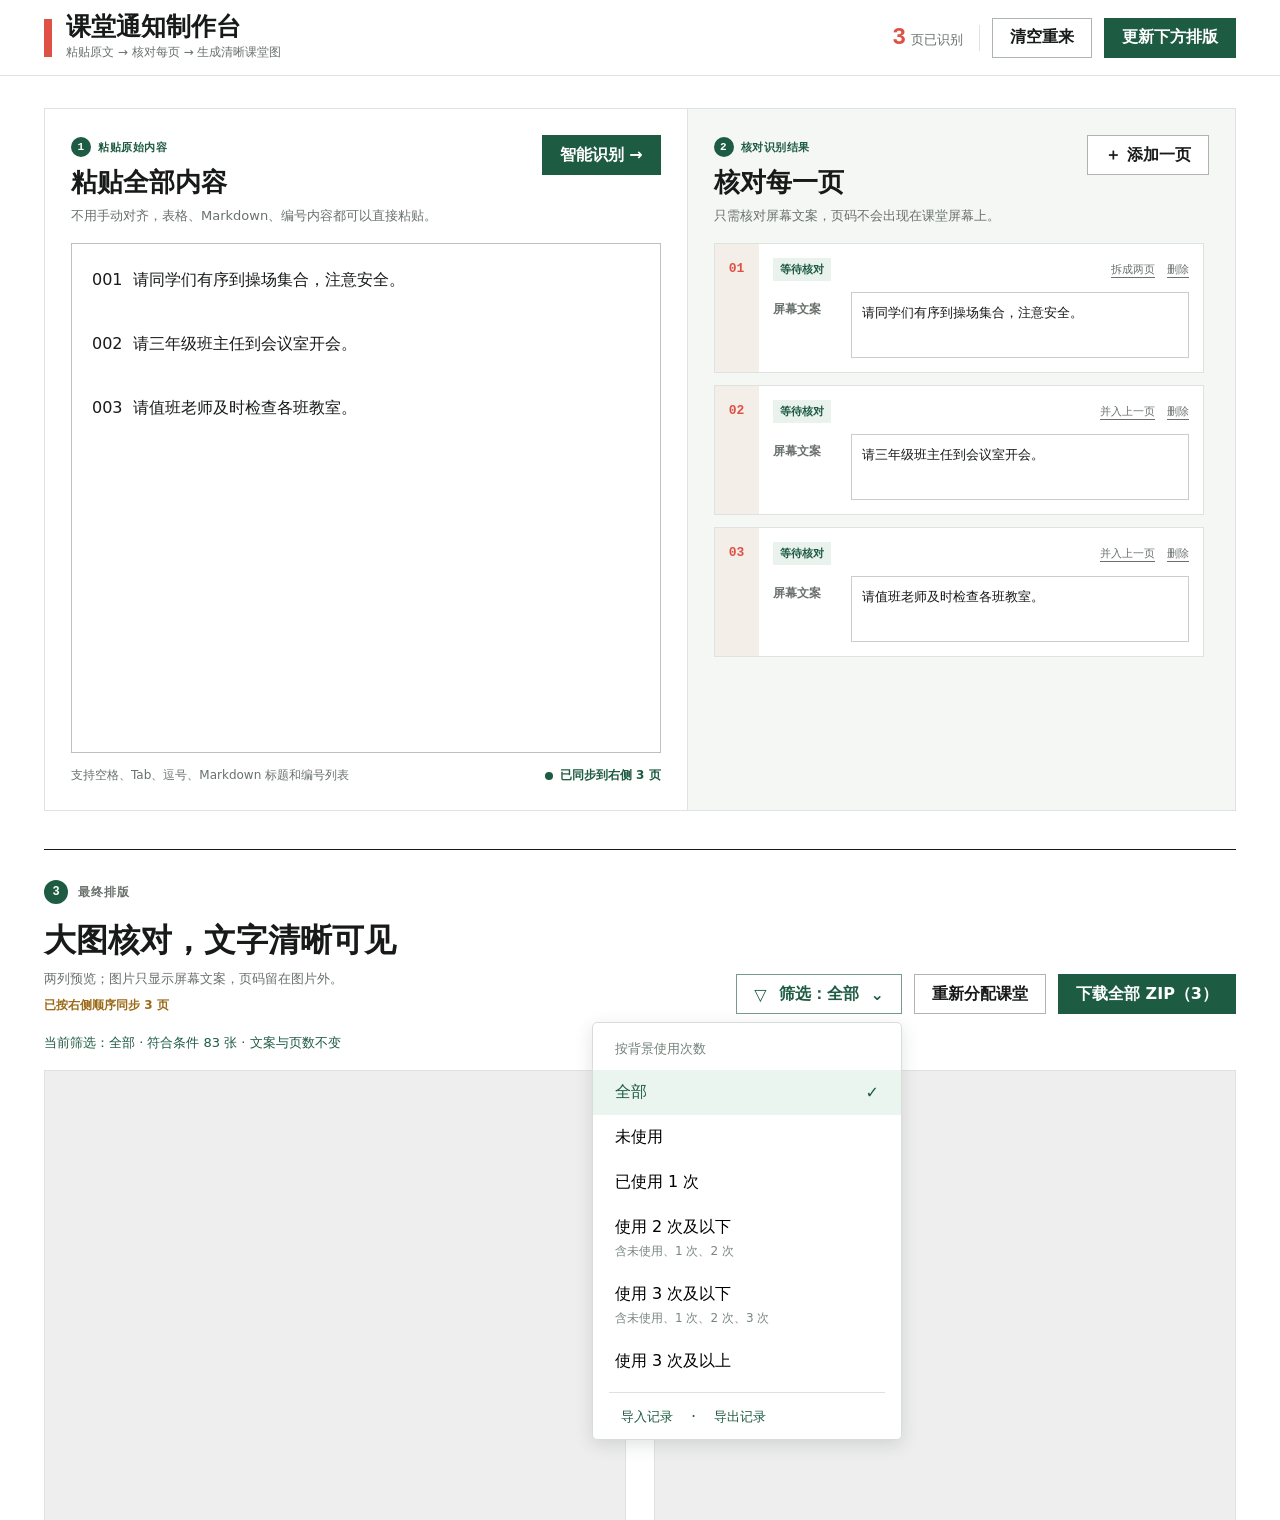
<file: index.html>
<!doctype html>
<html lang="zh-CN">
<head>
  <meta charset="UTF-8">
  <meta name="viewport" content="width=device-width, initial-scale=1">
  <meta http-equiv="refresh" content="0;url=./prototypes/prototype-v03.html">
  <title>课堂通知制作台</title>
</head>
<body>
  <p><a href="./prototypes/prototype-v03.html">打开课堂通知制作台</a></p>
</body>
</html>
</file>
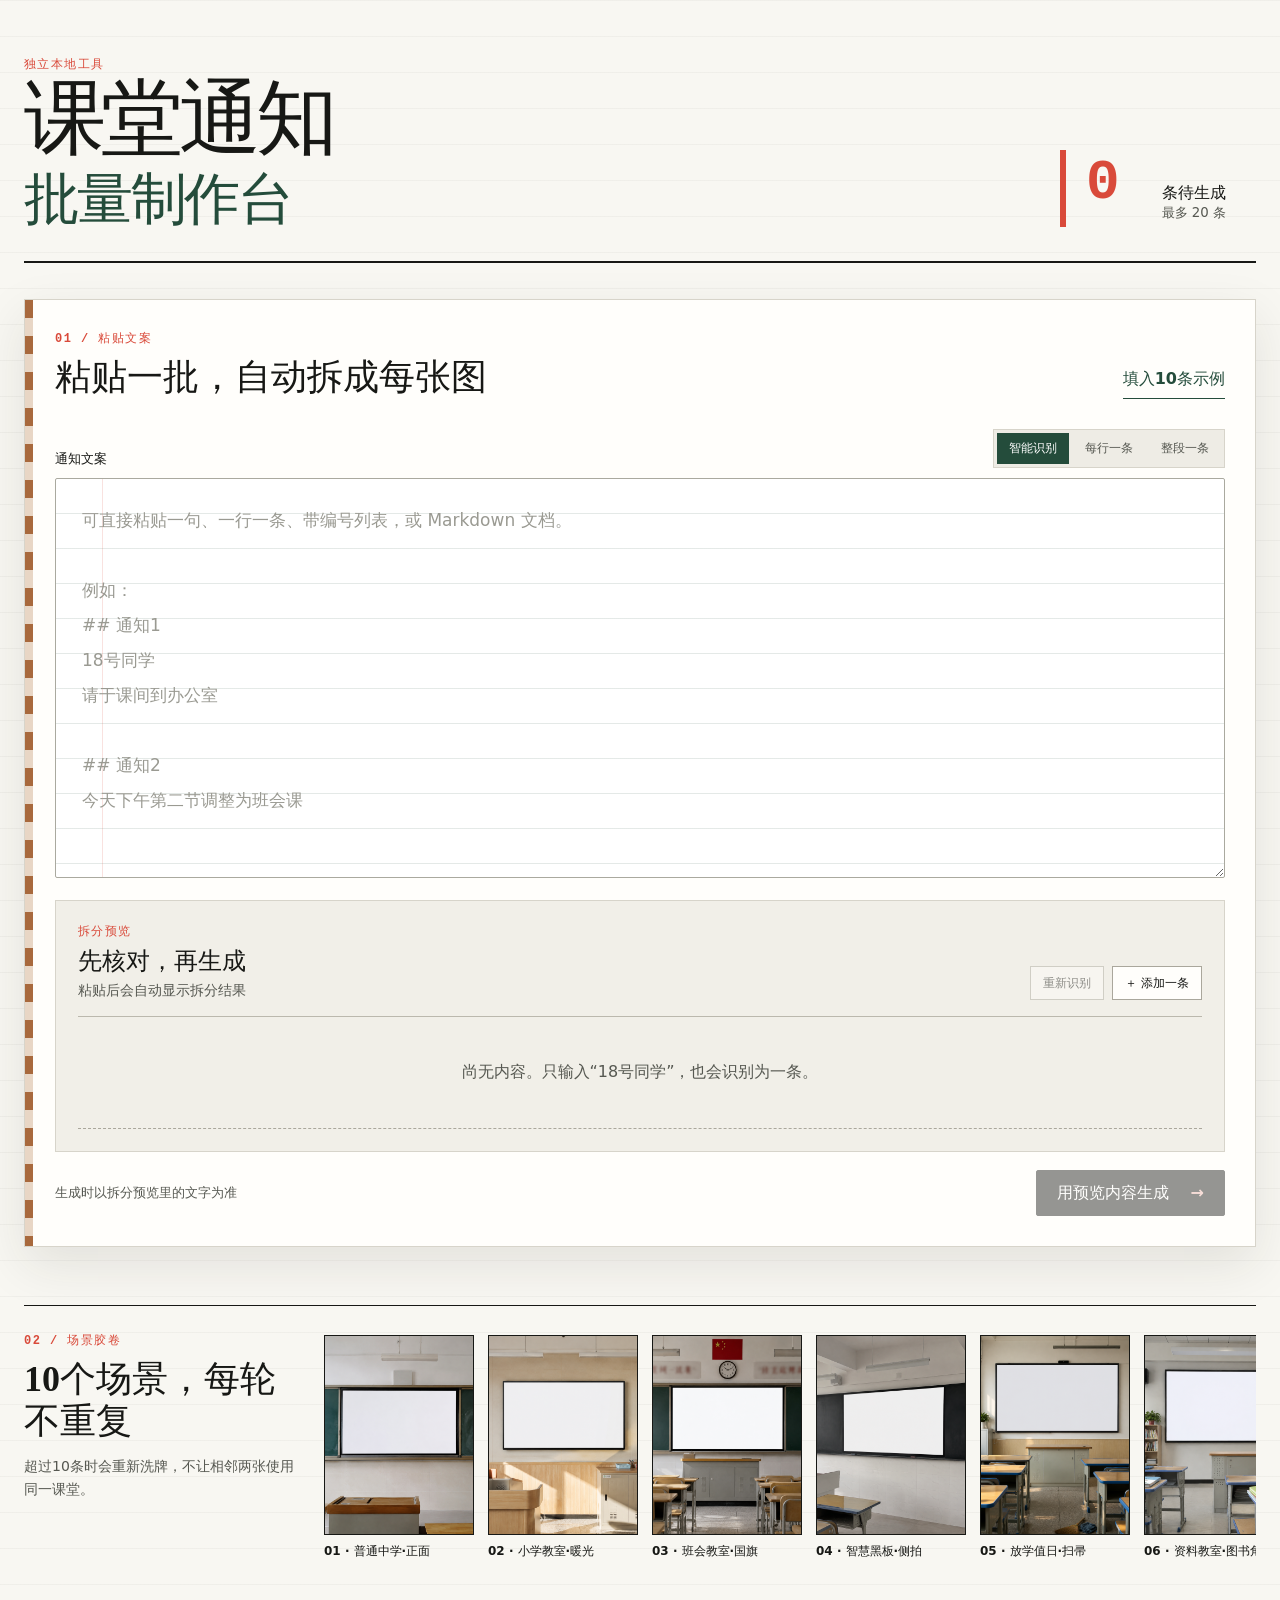
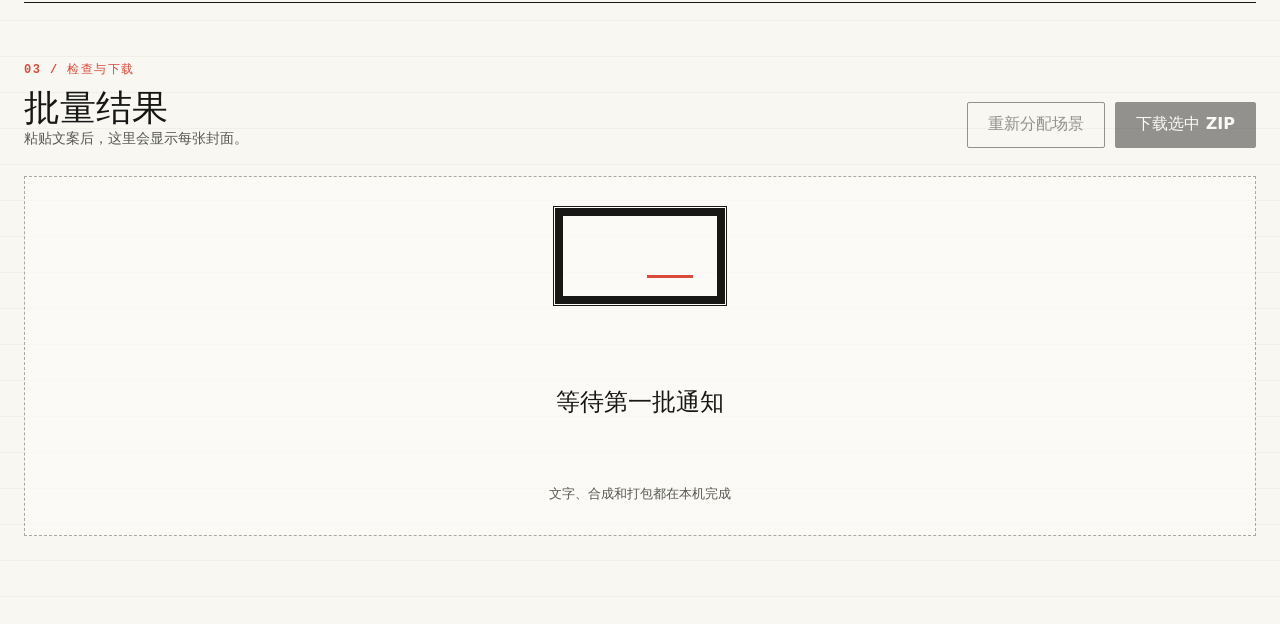
<file: legacy.html>
<!doctype html>
<html lang="zh-CN">
<head>
  <meta charset="UTF-8">
  <meta name="viewport" content="width=device-width, initial-scale=1.0">
  <meta name="color-scheme" content="light">
  <link rel="icon" href="data:image/svg+xml,%3Csvg xmlns='http://www.w3.org/2000/svg' viewBox='0 0 64 64'%3E%3Crect width='64' height='64' rx='8' fill='%23171815'/%3E%3Crect x='9' y='14' width='46' height='27' fill='white'/%3E%3Cpath d='M21 51h22' stroke='%23d94a3a' stroke-width='5'/%3E%3C/svg%3E">
  <title>课堂通知批量制作台</title>
  <link rel="stylesheet" href="./styles.css">
</head>
<body>
  <aside id="protocol-notice" class="protocol-notice" hidden>
    <strong>当前是直接打开的预览页，识别和下载不会运行。</strong>
    <span>请关闭本页，双击文件夹里的 start.command 启动工具。</span>
  </aside>
  <header class="masthead">
    <div>
      <p class="eyebrow">独立本地工具</p>
      <h1>课堂通知<br><span>批量制作台</span></h1>
    </div>
    <div class="batch-meter" aria-live="polite">
      <strong id="notice-count">0</strong>
      <span>条待生成</span>
      <small>最多 20 条</small>
    </div>
  </header>

  <main>
    <section class="workbench" aria-labelledby="input-heading">
      <div class="panel-heading">
        <div>
          <p class="step-mark">01 / 粘贴文案</p>
          <h2 id="input-heading">粘贴一批，自动拆成每张图</h2>
        </div>
        <button id="example-button" class="text-button" type="button">填入10条示例</button>
      </div>

      <div class="input-title-row">
        <label class="input-label" for="notice-input">通知文案</label>
        <fieldset class="parse-modes" aria-label="文案拆分方式">
          <legend>文案拆分方式</legend>
          <label><input type="radio" name="parse-mode" value="smart" checked><span>智能识别</span></label>
          <label><input type="radio" name="parse-mode" value="line"><span>每行一条</span></label>
          <label><input type="radio" name="parse-mode" value="paragraph"><span>整段一条</span></label>
        </fieldset>
      </div>
      <textarea id="notice-input" rows="10" spellcheck="false" placeholder="可直接粘贴一句、一行一条、带编号列表，或 Markdown 文档。&#10;&#10;例如：&#10;## 通知1&#10;18号同学&#10;请于课间到办公室&#10;&#10;## 通知2&#10;今天下午第二节调整为班会课"></textarea>

      <section class="split-preview" aria-labelledby="split-heading">
        <div class="split-toolbar">
          <div>
            <p class="step-mark">拆分预览</p>
            <h3 id="split-heading">先核对，再生成</h3>
            <p id="input-message">粘贴后会自动显示拆分结果</p>
          </div>
          <div class="split-actions">
            <button id="reparse-button" class="quiet-button" type="button" disabled>重新识别</button>
            <button id="add-draft-button" class="quiet-button" type="button">＋ 添加一条</button>
          </div>
        </div>
        <div id="draft-empty" class="draft-empty">尚无内容。只输入“18号同学”，也会识别为一条。</div>
        <div id="draft-list" class="draft-list" hidden></div>
      </section>

      <div class="input-footer">
        <p>生成时以拆分预览里的文字为准</p>
        <button id="generate-button" class="primary-button" type="button" disabled>
          用预览内容生成
          <span aria-hidden="true">→</span>
        </button>
      </div>
    </section>

    <section class="scene-strip" aria-labelledby="scene-heading">
      <div class="strip-copy">
        <p class="step-mark">02 / 场景胶卷</p>
        <h2 id="scene-heading">10个场景，每轮不重复</h2>
        <p>超过10条时会重新洗牌，不让相邻两张使用同一课堂。</p>
      </div>
      <div id="scene-reel" class="scene-reel" aria-label="内置课堂场景"></div>
    </section>

    <section class="results-section" aria-labelledby="results-heading">
      <div class="results-bar">
        <div>
          <p class="step-mark">03 / 检查与下载</p>
          <h2 id="results-heading">批量结果</h2>
          <p id="result-summary" class="result-summary">粘贴文案后，这里会显示每张封面。</p>
        </div>
        <div class="result-actions">
          <button id="reshuffle-button" class="secondary-button" type="button" disabled>重新分配场景</button>
          <button id="download-all-button" class="primary-button" type="button" disabled>下载选中 ZIP</button>
        </div>
      </div>

      <div id="empty-state" class="empty-state">
        <div class="empty-screen" aria-hidden="true"><span></span></div>
        <p>等待第一批通知</p>
        <small>文字、合成和打包都在本机完成</small>
      </div>
      <div id="results-grid" class="results-grid" hidden></div>
    </section>
  </main>

  <div id="toast" class="toast" role="status" aria-live="polite" hidden></div>
  <script>
    if (window.location.protocol === "file:") {
      document.querySelector("#protocol-notice").hidden = false;
    }
  </script>
  <script type="module" src="./app.js"></script>
</body>
</html>
</file>
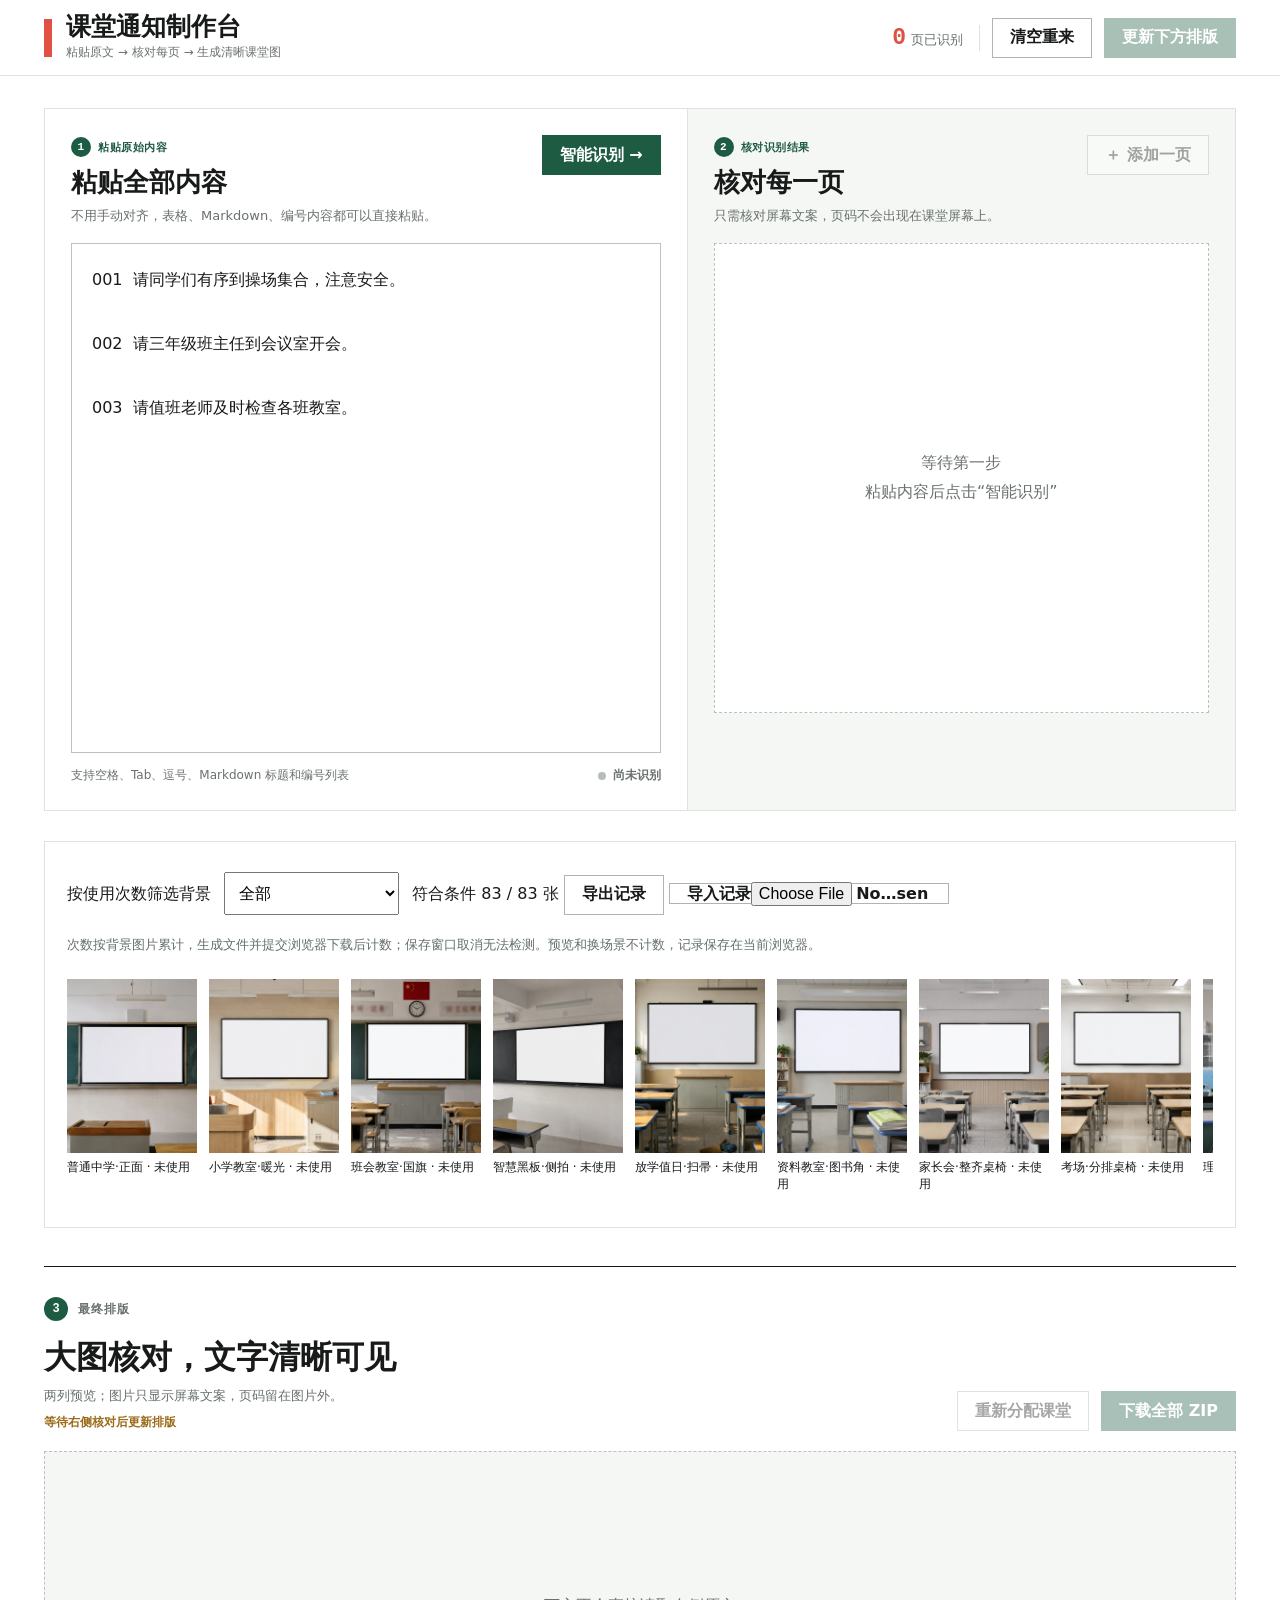
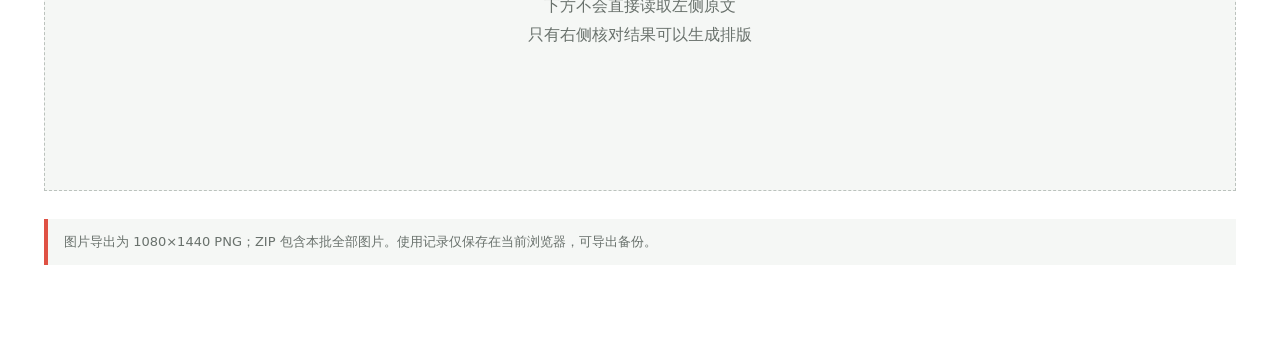
<file: prototypes/prototype-v02.html>
<!doctype html>
<html lang="zh-CN">
<head>
  <meta charset="UTF-8">
  <meta name="viewport" content="width=device-width, initial-scale=1.0">
  <title>课堂通知制作台 · 双栏原型</title>
  <link rel="icon" href="data:image/svg+xml,%3Csvg xmlns='http://www.w3.org/2000/svg' viewBox='0 0 64 64'%3E%3Crect width='64' height='64' fill='white'/%3E%3Crect x='8' y='12' width='48' height='32' fill='%231e5b43'/%3E%3Cpath d='M18 53h28' stroke='%23df5144' stroke-width='5'/%3E%3C/svg%3E">
  <style>
    :root {
      --ink: #171a18;
      --muted: #69716c;
      --line: #dfe3df;
      --soft: #f5f7f5;
      --green: #1e5b43;
      --green-soft: #e9f2ed;
      --red: #df5144;
      --white: #ffffff;
    }

    * { box-sizing: border-box; }

    [hidden] { display: none !important; }

    body {
      margin: 0;
      min-width: 0;
      color: var(--ink);
      background: var(--white);
      font-family: "PingFang SC", "Microsoft YaHei", system-ui, sans-serif;
    }

    button, textarea, input { font: inherit; }

    .topbar {
      position: sticky;
      top: 0;
      z-index: 5;
      display: flex;
      align-items: center;
      justify-content: space-between;
      height: 76px;
      padding: 0 44px;
      background: rgba(255, 255, 255, 0.96);
      border-bottom: 1px solid var(--line);
    }

    .brand {
      display: flex;
      align-items: center;
      gap: 14px;
    }

    .brand-mark {
      width: 8px;
      height: 38px;
      background: var(--red);
    }

    .brand h1 {
      margin: 0;
      font-family: "Songti SC", "STSong", serif;
      font-size: 25px;
      line-height: 1;
    }

    .brand p {
      margin: 5px 0 0;
      color: var(--muted);
      font-size: 12px;
    }

    .top-actions { display: flex; align-items: center; gap: 12px; }

    .counter {
      padding-right: 16px;
      color: var(--muted);
      border-right: 1px solid var(--line);
      font-size: 13px;
    }

    .counter strong {
      margin-right: 5px;
      color: var(--red);
      font-family: ui-monospace, Menlo, monospace;
      font-size: 23px;
    }

    .button {
      min-height: 40px;
      padding: 0 17px;
      color: var(--ink);
      background: #fff;
      border: 1px solid #aeb5b0;
      font-weight: 700;
    }

    .button.primary {
      color: #fff;
      background: var(--green);
      border-color: var(--green);
    }

    .button:disabled {
      cursor: not-allowed;
      opacity: 0.38;
    }

    main { padding: 32px 44px 72px; }

    .workflow-label {
      display: flex;
      align-items: center;
      gap: 10px;
      margin-bottom: 15px;
      color: var(--muted);
      font-size: 12px;
      font-weight: 700;
      letter-spacing: 0.08em;
    }

    .workflow-label span {
      display: grid;
      width: 24px;
      height: 24px;
      place-items: center;
      color: #fff;
      background: var(--green);
      border-radius: 50%;
      font-family: ui-monospace, Menlo, monospace;
      letter-spacing: 0;
    }

    .work-area {
      display: grid;
      grid-template-columns: minmax(0, 1.08fr) minmax(430px, 0.92fr);
      min-height: 670px;
      border: 1px solid var(--line);
    }

    .source-panel, .pages-panel { min-width: 0; }

    .source-panel {
      display: flex;
      flex-direction: column;
      padding: 26px;
      border-right: 1px solid var(--line);
    }

    .pages-panel {
      padding: 26px;
      background: var(--soft);
    }

    .panel-head {
      display: flex;
      align-items: flex-start;
      justify-content: space-between;
      gap: 18px;
      margin-bottom: 18px;
    }

    .panel-head h2 {
      margin: 0;
      font-family: "Songti SC", "STSong", serif;
      font-size: 26px;
    }

    .panel-step {
      display: inline-flex;
      align-items: center;
      gap: 7px;
      margin-bottom: 8px;
      color: var(--green);
      font-size: 11px;
      font-weight: 800;
      letter-spacing: 0.05em;
    }

    .panel-step b {
      display: grid;
      width: 20px;
      height: 20px;
      place-items: center;
      color: #fff;
      background: var(--green);
      border-radius: 50%;
      font-family: ui-monospace, Menlo, monospace;
    }

    .panel-head p {
      margin: 7px 0 0;
      color: var(--muted);
      font-size: 13px;
    }

    .mode {
      display: flex;
      padding: 3px;
      background: var(--soft);
      border: 1px solid var(--line);
    }

    .mode span {
      padding: 7px 11px;
      color: var(--muted);
      font-size: 12px;
      font-weight: 700;
    }

    .mode .active { color: #fff; background: var(--green); }

    .source-copy {
      flex: 1;
      width: 100%;
      min-height: 510px;
      padding: 20px;
      resize: none;
      color: var(--ink);
      background: #fff;
      border: 1px solid #bcc3be;
      outline: none;
      font-size: 16px;
      line-height: 2;
      white-space: pre-wrap;
    }

    .source-foot {
      display: flex;
      align-items: center;
      justify-content: space-between;
      gap: 18px;
      margin-top: 14px;
      color: var(--muted);
      font-size: 12px;
    }

    .recognition-state {
      display: inline-flex;
      align-items: center;
      gap: 7px;
      color: var(--green);
      font-weight: 700;
    }

    .recognition-state::before {
      width: 8px;
      height: 8px;
      background: var(--green);
      border-radius: 50%;
      content: "";
    }

    .recognition-state.waiting { color: #9b6a19; }
    .recognition-state.waiting::before { background: #c98b22; }
    .recognition-state.empty { color: var(--muted); }
    .recognition-state.empty::before { background: #b6bcb8; }

    .page-list {
      display: grid;
      gap: 12px;
      max-height: 580px;
      overflow-y: auto;
      padding-right: 5px;
    }

    .panel-empty {
      display: grid;
      min-height: 470px;
      padding: 40px;
      place-items: center;
      color: var(--muted);
      background: #fff;
      border: 1px dashed #bbc2bd;
      text-align: center;
      line-height: 1.8;
    }

    .page-item {
      display: grid;
      grid-template-columns: 44px minmax(0, 1fr);
      background: #fff;
      border: 1px solid var(--line);
    }

    .page-number {
      padding-top: 17px;
      color: var(--red);
      background: #f4eee9;
      text-align: center;
      font-family: ui-monospace, Menlo, monospace;
      font-size: 13px;
      font-weight: 800;
    }

    .page-fields { padding: 14px; }

    .item-tools {
      display: flex;
      align-items: center;
      justify-content: space-between;
      margin-bottom: 11px;
    }

    .item-tools span {
      color: var(--green);
      background: var(--green-soft);
      padding: 4px 7px;
      font-size: 11px;
      font-weight: 700;
    }

    .item-tools div { display: flex; gap: 12px; }

    .item-tools button {
      padding: 0;
      color: var(--muted);
      background: transparent;
      border: 0;
      border-bottom: 1px solid currentColor;
      font-size: 11px;
    }

    .field {
      display: grid;
      grid-template-columns: 68px minmax(0, 1fr);
      align-items: start;
      gap: 10px;
      margin-top: 9px;
    }

    .field label {
      padding-top: 9px;
      color: var(--muted);
      font-size: 12px;
      font-weight: 700;
    }

    .field textarea, .field input {
      width: 100%;
      color: var(--ink);
      background: #fff;
      border: 1px solid #c9cec9;
      border-radius: 0;
      font-size: 13px;
    }

    .field textarea {
      min-height: 66px;
      padding: 9px 10px;
      resize: none;
      line-height: 1.65;
    }

    .field input { height: 36px; padding: 0 10px; }

    .preview-section {
      margin-top: 38px;
      padding-top: 30px;
      border-top: 1px solid var(--ink);
    }

    .preview-head {
      display: flex;
      align-items: flex-end;
      justify-content: space-between;
      gap: 24px;
      margin-bottom: 20px;
    }

    .preview-head h2 {
      margin: 0;
      font-family: "Songti SC", "STSong", serif;
      font-size: 32px;
    }

    .preview-head p {
      margin: 7px 0 0;
      color: var(--muted);
      font-size: 13px;
    }

    .preview-grid {
      display: grid;
      grid-template-columns: repeat(2, minmax(0, 1fr));
      gap: 28px;
      align-items: start;
    }

    .cover-card { border: 1px solid var(--line); background: #fff; }

    .cover-stage {
      position: relative;
      aspect-ratio: 3 / 4;
      overflow: hidden;
      background: #eee;
    }

    .cover-stage > img {
      display: block;
      width: 100%;
      height: 100%;
      object-fit: cover;
    }

    .screen-copy {
      position: absolute;
      left: var(--screen-left, 11.8%);
      top: var(--screen-top, 27.55%);
      display: grid;
      width: var(--screen-width, 76.75%);
      height: var(--screen-height, 31.7%);
      padding: 5%;
      place-items: center;
      color: #111;
      background: #fff;
      text-align: center;
      font-size: clamp(22px, 2.3vw, 40px);
      font-weight: 900;
      line-height: 1.38;
    }

    .cover-caption {
      display: flex;
      align-items: center;
      justify-content: space-between;
      gap: 18px;
      padding: 15px 17px;
      border-top: 1px solid var(--line);
    }

    .cover-caption strong { display: block; font-size: 14px; }
    .cover-caption span { color: var(--muted); font-size: 11px; }

    .caption-actions { display: flex; gap: 8px; }
    .caption-actions button { min-height: 34px; padding: 0 12px; background: #fff; border: 1px solid #afb5b0; font-size: 12px; font-weight: 700; }
    .caption-actions .download { color: #fff; background: var(--green); border-color: var(--green); }

    .prototype-note {
      margin: 28px 0 0;
      padding: 14px 16px;
      color: var(--muted);
      background: var(--soft);
      border-left: 4px solid var(--red);
      font-size: 13px;
    }

    .sync-note {
      display: inline-flex;
      align-items: center;
      gap: 8px;
      margin-top: 9px;
      color: var(--green);
      font-size: 12px;
      font-weight: 700;
    }

    .sync-note.waiting { color: #9b6a19; }

    .preview-empty {
      display: grid;
      min-height: 340px;
      place-items: center;
      color: var(--muted);
      background: var(--soft);
      border: 1px dashed #bbc2bd;
      text-align: center;
      line-height: 1.8;
    }

    .flash {
      animation: flash 650ms ease;
    }

    @keyframes flash {
      0% { box-shadow: 0 0 0 0 rgba(30, 91, 67, 0.28); }
      100% { box-shadow: 0 0 0 12px rgba(30, 91, 67, 0); }
    }
    .usage-panel {margin:30px 0;padding:22px;border:1px solid var(--line);background:#fff;}
    .usage-panel select {padding:10px;font:inherit;margin:8px;}
    .usage-panel p {font-size:13px;color:#63706b;}
    #usage-scenes {display:flex;gap:12px;overflow:auto;padding:12px 0;}
    .usage-scene {flex:0 0 130px;font-size:12px;}
    .usage-scene img {width:130px;height:174px;object-fit:cover;display:block;margin-bottom:6px;}
    .cover-caption {flex-wrap:wrap;}
    .cover-caption b {font-size:12px;color:var(--green);}
    @media(max-width:760px){main{padding:16px !important;} .work-area{display:block !important;} .preview-grid{grid-template-columns:1fr !important;} .topbar{flex-wrap:wrap;} .usage-panel{padding:12px;} .usage-panel .button{margin-top:8px;} .page-item{grid-template-columns:30px 1fr;} }
  </style>
</head>
<body>
  <header class="topbar">
    <div class="brand">
      <span class="brand-mark"></span>
      <div>
        <h1>课堂通知制作台</h1>
        <p>粘贴原文 → 核对每页 → 生成清晰课堂图</p>
      </div>
    </div>
    <div class="top-actions">
      <div class="counter"><strong id="recognized-count">0</strong>页已识别</div>
      <button id="clear-button" class="button" type="button">清空重来</button>
      <button id="update-layout-button" class="button primary" type="button" disabled>更新下方排版</button>
    </div>
  </header>

  <main>
    <section class="work-area">
      <div class="source-panel">
        <div class="panel-head">
          <div>
            <div class="panel-step"><b>1</b> 粘贴原始内容</div>
            <h2>粘贴全部内容</h2>
            <p>不用手动对齐，表格、Markdown、编号内容都可以直接粘贴。</p>
          </div>
          <button id="recognize-button" class="button primary" type="button">智能识别 →</button>
        </div>
        <textarea id="source-copy" class="source-copy" spellcheck="false">001  请同学们有序到操场集合，注意安全。

002  请三年级班主任到会议室开会。

003  请值班老师及时检查各班教室。</textarea>
        <div class="source-foot">
          <span>支持空格、Tab、逗号、Markdown 标题和编号列表</span>
          <span id="source-status" class="recognition-state empty">尚未识别</span>
        </div>
      </div>

      <div class="pages-panel">
        <div class="panel-head">
          <div>
            <div class="panel-step"><b>2</b> 核对识别结果</div>
            <h2>核对每一页</h2>
            <p>只需核对屏幕文案，页码不会出现在课堂屏幕上。</p>
          </div>
          <button id="add-page-button" class="button" type="button" disabled>＋ 添加一页</button>
        </div>

        <div id="page-empty" class="panel-empty">等待第一步<br>粘贴内容后点击“智能识别”</div>
        <div id="page-list" class="page-list" hidden></div>
      </div>
    </section>

    <section class="usage-panel" aria-label="场景使用记录">
      <label for="usage-filter">按使用次数筛选背景</label>
      <select id="usage-filter"><option value="all">全部</option><option value="0">未使用</option><option value="1">已使用 1 次</option><option value="2">已使用 2 次</option><option value="3">已使用 3 次</option><option value="4+">已使用 4 次及以上</option></select>
      <span id="usage-summary"></span>
      <button type="button" id="usage-export" class="button">导出记录</button>
      <label class="button">导入记录<input id="usage-import" type="file" accept="application/json,.json" style="max-width:180px"></label>
      <p>次数按背景图片累计，生成文件并提交浏览器下载后计数；保存窗口取消无法检测。预览和换场景不计数，记录保存在当前浏览器。</p>
      <p id="usage-status" role="status"></p><p id="usage-empty" hidden>没有符合条件的背景，请调整筛选。</p>
      <div id="usage-scenes"></div>
    </section>
    <section class="preview-section">
      <div class="preview-head">
        <div>
          <div class="workflow-label"><span>3</span> 最终排版</div>
          <h2>大图核对，文字清晰可见</h2>
          <p>两列预览；图片只显示屏幕文案，页码留在图片外。</p>
          <span id="preview-status" class="sync-note waiting">等待右侧核对后更新排版</span>
        </div>
        <div class="top-actions">
          <button id="reassign-button" class="button" type="button" disabled>重新分配课堂</button>
          <button id="download-button" class="button primary" type="button" disabled>下载全部 ZIP</button>
        </div>
      </div>

      <div id="preview-empty" class="preview-empty">下方不会直接读取左侧原文<br>只有右侧核对结果可以生成排版</div>
      <div id="preview-grid" class="preview-grid" hidden></div>

      <p class="prototype-note">图片导出为 1080×1440 PNG；ZIP 包含本批全部图片。使用记录仅保存在当前浏览器，可导出备份。</p>
    </section>
  </main>
  <script type="module">
    import { USAGE_KEY, eligibleScenes, assignScenes, validateRecord, mergeCounts } from './scene-usage.mjs';
    import { renderCover, pngBlob, saveBlob, createStoredZip } from './cover-export.mjs';
    import { sceneCatalog } from '../data/all-scenes.mjs';

    const sourceCopy = document.querySelector("#source-copy");
    const recognizeButton = document.querySelector("#recognize-button");
    const clearButton = document.querySelector("#clear-button");
    const updateLayoutButton = document.querySelector("#update-layout-button");
    const addPageButton = document.querySelector("#add-page-button");
    const pageList = document.querySelector("#page-list");
    const pageEmpty = document.querySelector("#page-empty");
    const sourceStatus = document.querySelector("#source-status");
    const recognizedCount = document.querySelector("#recognized-count");
    const previewStatus = document.querySelector("#preview-status");
    const previewGrid = document.querySelector("#preview-grid");
    const previewEmpty = document.querySelector("#preview-empty");
    const reassignButton = document.querySelector("#reassign-button");
    const downloadButton = document.querySelector("#download-button");

    let pages = [];
    let previewPages = [];
    sceneCatalog.forEach(s => { s.id ||= s.src.split('/').pop().replace('.png',''); });
    let assignedScenes = [];
    let busy = false;
    let counts = {};
    const filter = document.querySelector('#usage-filter');
    const usageStatus = document.querySelector('#usage-status');
    function readCounts() {
      const raw=localStorage.getItem(USAGE_KEY);
      return raw ? validateRecord(JSON.parse(raw),sceneCatalog.map(s=>s.id)) : {};
    }
    try { counts=readCounts(); } catch { usageStatus.textContent='无法读取本地记录，请先导入有效记录或检查浏览器存储权限。'; }
    function pool() {return eligibleScenes(sceneCatalog,counts,filter.value);}
    function usageLabel(id) {return counts[id] ? `已用 ${counts[id]} 次` : '未使用';}
    function renderUsage() {
      const available=pool();
      document.querySelector('#usage-summary').textContent=`符合条件 ${available.length} / ${sceneCatalog.length} 张`;
      const gallery=document.querySelector('#usage-scenes');gallery.replaceChildren();
      for(const scene of available) {
        const card=document.createElement('div');card.className='usage-scene';
        const img=new Image();img.src=scene.src;img.alt=scene.name;img.loading='lazy';
        const label=document.createElement('span');label.textContent=`${scene.name} · ${usageLabel(scene.id)}`;
        card.append(img,label);gallery.append(card);
      }
      document.querySelector('#usage-empty').hidden=available.length>0;
      document.querySelectorAll('[data-usage-id]').forEach(el=>el.textContent=usageLabel(el.dataset.usageId));
    }
    function allocate() {
      assignedScenes=assignScenes(pool(),counts,previewPages.length);
      renderPreview();
      if(!pool().length) previewStatus.textContent='没有符合筛选条件的背景，请调整筛选。';
      else if(pool().length===1 && previewPages.length>1)previewStatus.textContent='当前只有 1 张符合条件的背景，本批会重复使用。';
      else previewStatus.textContent=previewPages.length ? `已按筛选条件分配 ${previewPages.length} 页背景` : '等待右侧核对后更新排版';
    }
    function writeCounts(next) {
      localStorage.setItem(USAGE_KEY,JSON.stringify({version:1,counts:next}));counts=next;renderUsage();
    }
    async function downloadCovers(indices) {
      if(busy || !indices.length)return;
      busy=true;
      const snapshot=indices.map(i=>({scene:assignedScenes[i],text:previewPages[i].screen,index:i}));
      document.querySelector('main').inert=true;document.querySelector('header')?.setAttribute('inert','');
      try {
        // Fail before downloading when storage cannot persist the count.
        const current=readCounts();localStorage.setItem(USAGE_KEY,JSON.stringify({version:1,counts:current}));
        const files=[];
        for(const [i,item] of snapshot.entries()) {
          if(!item.scene)throw new Error('没有可用场景');
          previewStatus.textContent=`正在制作 ${i+1}/${snapshot.length}`;
          const canvas=await renderCover(item.scene,item.text),blob=await pngBlob(canvas);
          files.push({name:`课堂通知-${String(item.index+1).padStart(2,'0')}-${item.scene.id}.png`,data:new Uint8Array(await blob.arrayBuffer()),blob});
        }
        const isZip=indices.length!==1 || indices.zip;
        const blob=isZip?createStoredZip(files):files[0].blob;
        saveBlob(blob,isZip?`课堂通知-${files.length}张.zip`:files[0].name);
        const next=readCounts();for(const item of snapshot)next[item.scene.id]=(next[item.scene.id]||0)+1;
        writeCounts(next);
        previewStatus.textContent=`已生成并提交下载，${snapshot.length} 张图片的使用次数已记录。`;
      } catch(error) {previewStatus.textContent=`操作未完成：${error.message}`;}
      finally {busy=false;document.querySelector('main').inert=false;document.querySelector('header')?.removeAttribute('inert');}
    }
    filter.addEventListener('change',()=>{renderUsage();allocate();});
    document.querySelector('#usage-export').addEventListener('click',()=>saveBlob(new Blob([JSON.stringify({version:1,counts},null,2)],{type:'application/json'}),'课堂场景使用记录.json'));
    document.querySelector('#usage-import').addEventListener('change',async event=>{
      const file=event.target.files[0];if(!file)return;
      try {const incoming=validateRecord(JSON.parse(await file.text()),sceneCatalog.map(s=>s.id));writeCounts(mergeCounts(readCounts(),incoming));usageStatus.textContent='记录已合并：每张场景保留较大次数，重复导入不会叠加。';}
      catch(error){usageStatus.textContent=`导入失败：${error.message}`;}
      event.target.value='';
    });
    window.addEventListener('storage',event=>{if(event.key===USAGE_KEY){try{counts=readCounts();renderUsage();}catch{usageStatus.textContent='本地记录无效，请检查导入文件。';}}});

    function splitSourceFields(block, index) {
      const lines = block.split("\n").map((line) => line.trim()).filter(Boolean);
      const heading = lines[0]?.match(/^#{1,6}\s+(.+)$/);
      if (heading && lines.length > 1) {
        return {
          screen: lines.slice(1).join("\n")
        };
      }

      const singleLine = lines.join(" ").replace(/^[-*+]\s+/, "");
      const columns = singleLine.split(/\t+|\s{2,}/).map((part) => part.trim()).filter(Boolean);
      if (columns.length >= 3 && /^\d{1,3}[.、)]?$/.test(columns[0])) {
        return { screen: columns.slice(1, -1).join(" ") };
      }
      if (columns.length >= 2 && /^\d{1,3}[.、)]?$/.test(columns[0])) {
        return { screen: columns.slice(1).join(" ") };
      }

      const numbered = singleLine.match(/^\d{1,3}[.、)]?\s*(.+)$/);
      return {
        screen: numbered ? numbered[1] : singleLine
      };
    }

    function parseSource(value) {
      const normalized = value.replace(/\r\n?/g, "\n").trim();
      if (!normalized) return [];
      const blocks = normalized.includes("\n\n")
        ? normalized.split(/\n\s*\n+/)
        : normalized.split("\n");
      return blocks
        .map((block, index) => splitSourceFields(block, index))
        .filter((page) => page.screen.trim())
        .slice(0, 20);
    }

    function setSourceStatus(text, mode) {
      sourceStatus.textContent = text;
      sourceStatus.className = `recognition-state ${mode || ""}`.trim();
    }

    function markPreviewStale(message = "右侧内容已修改，请更新下方排版") {
      previewStatus.textContent = message;
      previewStatus.className = "sync-note waiting";
      updateLayoutButton.disabled = pages.length === 0;
    }

    function createPageCard(page, index) {
      const article = document.createElement("article");
      article.className = "page-item";
      article.innerHTML = `
        <div class="page-number">${String(index + 1).padStart(2, "0")}</div>
        <div class="page-fields">
          <div class="item-tools">
            <span>等待核对</span>
            <div>
              ${index ? '<button class="merge-page" type="button">并入上一页</button>' : '<button class="split-page" type="button">拆成两页</button>'}
              <button class="delete-page" type="button">删除</button>
            </div>
          </div>
          <div class="field"><label>屏幕文案</label><textarea class="screen-field" rows="2"></textarea></div>
        </div>`;

      const screenField = article.querySelector(".screen-field");
      screenField.value = page.screen;

      screenField.addEventListener("input", () => {
        pages[index].screen = screenField.value;
        markPreviewStale();
      });
      article.querySelector(".delete-page").addEventListener("click", () => {
        pages.splice(index, 1);
        renderPages();
        markPreviewStale("右侧页数已改变，请更新下方排版");
      });

      article.querySelector(".merge-page")?.addEventListener("click", () => {
        pages[index - 1].screen = `${pages[index - 1].screen}\n${pages[index].screen}`.trim();
        pages.splice(index, 1);
        renderPages();
        markPreviewStale("右侧页数已改变，请更新下方排版");
      });

      article.querySelector(".split-page")?.addEventListener("click", () => {
        const parts = page.screen.split(/[，。；！？]/).map((part) => part.trim()).filter(Boolean);
        if (parts.length < 2) {
          const middle = Math.max(1, Math.floor(page.screen.length / 2));
          parts.splice(0, parts.length, page.screen.slice(0, middle), page.screen.slice(middle));
        }
        const first = parts.slice(0, Math.ceil(parts.length / 2)).join("，");
        const second = parts.slice(Math.ceil(parts.length / 2)).join("，");
        pages.splice(index, 1,
          { screen: first },
          { screen: second }
        );
        renderPages();
        markPreviewStale("右侧页数已改变，请更新下方排版");
      });
      return article;
    }

    function renderPages() {
      pageList.replaceChildren();
      pageEmpty.hidden = pages.length > 0;
      pageList.hidden = pages.length === 0;
      pages.forEach((page, index) => pageList.append(createPageCard(page, index)));
      recognizedCount.textContent = String(pages.length);
      addPageButton.disabled = pages.length === 0 || pages.length >= 20;
      updateLayoutButton.disabled = pages.length === 0;
    }

    function createCoverCard(page, index) {
      const scene = assignedScenes[index];
      const article = document.createElement("article");
      article.className = "cover-card";
      article.innerHTML = `
        <div class="cover-stage">
          <img alt="${scene.name}">

        </div>
        <div class="cover-caption">
          <div><strong></strong><span></span></div>
          <div class="caption-actions"><button type="button">换场景</button><button class="download" type="button">下载 PNG</button></div>
        </div>`;
      article.querySelector("img").src = scene.src;
      const lines=page.screen.split('\n');
      if(lines.length>4 || page.screen.length>100){
        const warning=document.createElement('p');warning.textContent='文案较长，请检查文字大小与换行。';warning.style.color='#a96016';article.append(warning);
      }
      const stage=article.querySelector('.cover-stage');
      renderCover(scene,page.screen).then(canvas=>{
        if(!article.isConnected)return;
        canvas.style.cssText='width:100%;height:100%;display:block';
        stage.replaceChildren(canvas);
      }).catch(()=>{const warning=document.createElement('p');warning.textContent='预览加载失败，请更换场景或重试。';stage.append(warning);});
      article.querySelector("strong").textContent = `第 ${String(index + 1).padStart(2, "0")} 页`;
      article.querySelector(".cover-caption span").textContent = scene.name;
      const badge=document.createElement('b');badge.dataset.usageId=scene.id;badge.textContent=usageLabel(scene.id);
      article.querySelector('.cover-caption').append(badge);
      article.querySelector(".caption-actions button").addEventListener("click", () => {
        const candidates=pool().filter(s=>s.id!==scene.id && s.id!==assignedScenes[index-1]?.id && s.id!==assignedScenes[index+1]?.id);
        const choice=assignScenes(candidates,counts,1)[0];
        if(!choice){previewStatus.textContent='没有其他符合筛选且不与相邻图片重复的场景。';return;}
        assignedScenes[index]=choice;renderPreview();
      });
      article.querySelector(".download").addEventListener("click", () => {
        downloadCovers([index]);
      });
      return article;
    }

    function renderPreview() {
      previewGrid.replaceChildren();
      previewEmpty.hidden = assignedScenes.length > 0;
      previewGrid.hidden = assignedScenes.length === 0;
      assignedScenes.forEach((scene, index) => previewGrid.append(createCoverCard(previewPages[index], index)));
      reassignButton.disabled = assignedScenes.length === 0;
      downloadButton.disabled = assignedScenes.length === 0;
      downloadButton.textContent = previewPages.length ? `下载全部 ZIP（${previewPages.length}）` : "下载全部 ZIP";
    }

    sourceCopy.addEventListener("input", () => {
      setSourceStatus(pages.length ? "原文已修改，请重新识别" : "等待智能识别", "waiting");
    });

    recognizeButton.addEventListener("click", () => {
      const recognized = parseSource(sourceCopy.value);
      if (!recognized.length) {
        setSourceStatus("没有识别到可用内容", "waiting");
        return;
      }
      pages = recognized;
      renderPages();
      setSourceStatus(`已同步到右侧 ${pages.length} 页${pages.length===20 ? "（单批最多 20 页，请检查是否有剩余文案）" : ""}`, "");
      markPreviewStale("右侧已更新，等待生成下方排版");
      document.querySelector(".pages-panel").classList.remove("flash");
      requestAnimationFrame(() => document.querySelector(".pages-panel").classList.add("flash"));
    });

    updateLayoutButton.addEventListener("click", () => {
      previewPages = pages.map((page) => ({ ...page }));
      previewStatus.textContent = `已按右侧顺序同步 ${previewPages.length} 页`;
      allocate();
      previewStatus.className = "sync-note";
      previewGrid.classList.remove("flash");
      requestAnimationFrame(() => previewGrid.classList.add("flash"));
      document.querySelector(".preview-section").scrollIntoView({ behavior: "smooth", block: "start" });
    });

    addPageButton.addEventListener("click", () => {
      if (pages.length >= 20) return;
      pages.push({ screen: "请输入屏幕文案" });
      renderPages();
      markPreviewStale("已添加一页，请核对后更新下方排版");
      pageList.lastElementChild?.scrollIntoView({ behavior: "smooth", block: "nearest" });
    });

    clearButton.addEventListener("click", () => {
      sourceCopy.value = "";
      pages = [];
      previewPages = [];
      assignedScenes = [];
      renderPages();
      renderPreview();
      setSourceStatus("尚未识别", "empty");
      previewStatus.textContent = "等待右侧核对后更新排版";
      previewStatus.className = "sync-note waiting";
    });

    reassignButton.addEventListener("click", () => {
      previewStatus.textContent = "已按筛选条件重新分配背景";
      allocate();
      previewStatus.className = "sync-note";
    });

    downloadButton.addEventListener("click", () => {
      const indices=assignedScenes.map((s,i)=>i);indices.zip=true;downloadCovers(indices);
    });

    renderUsage();
    renderPages();
    renderPreview();
  </script>
</body>
</html>
</file>
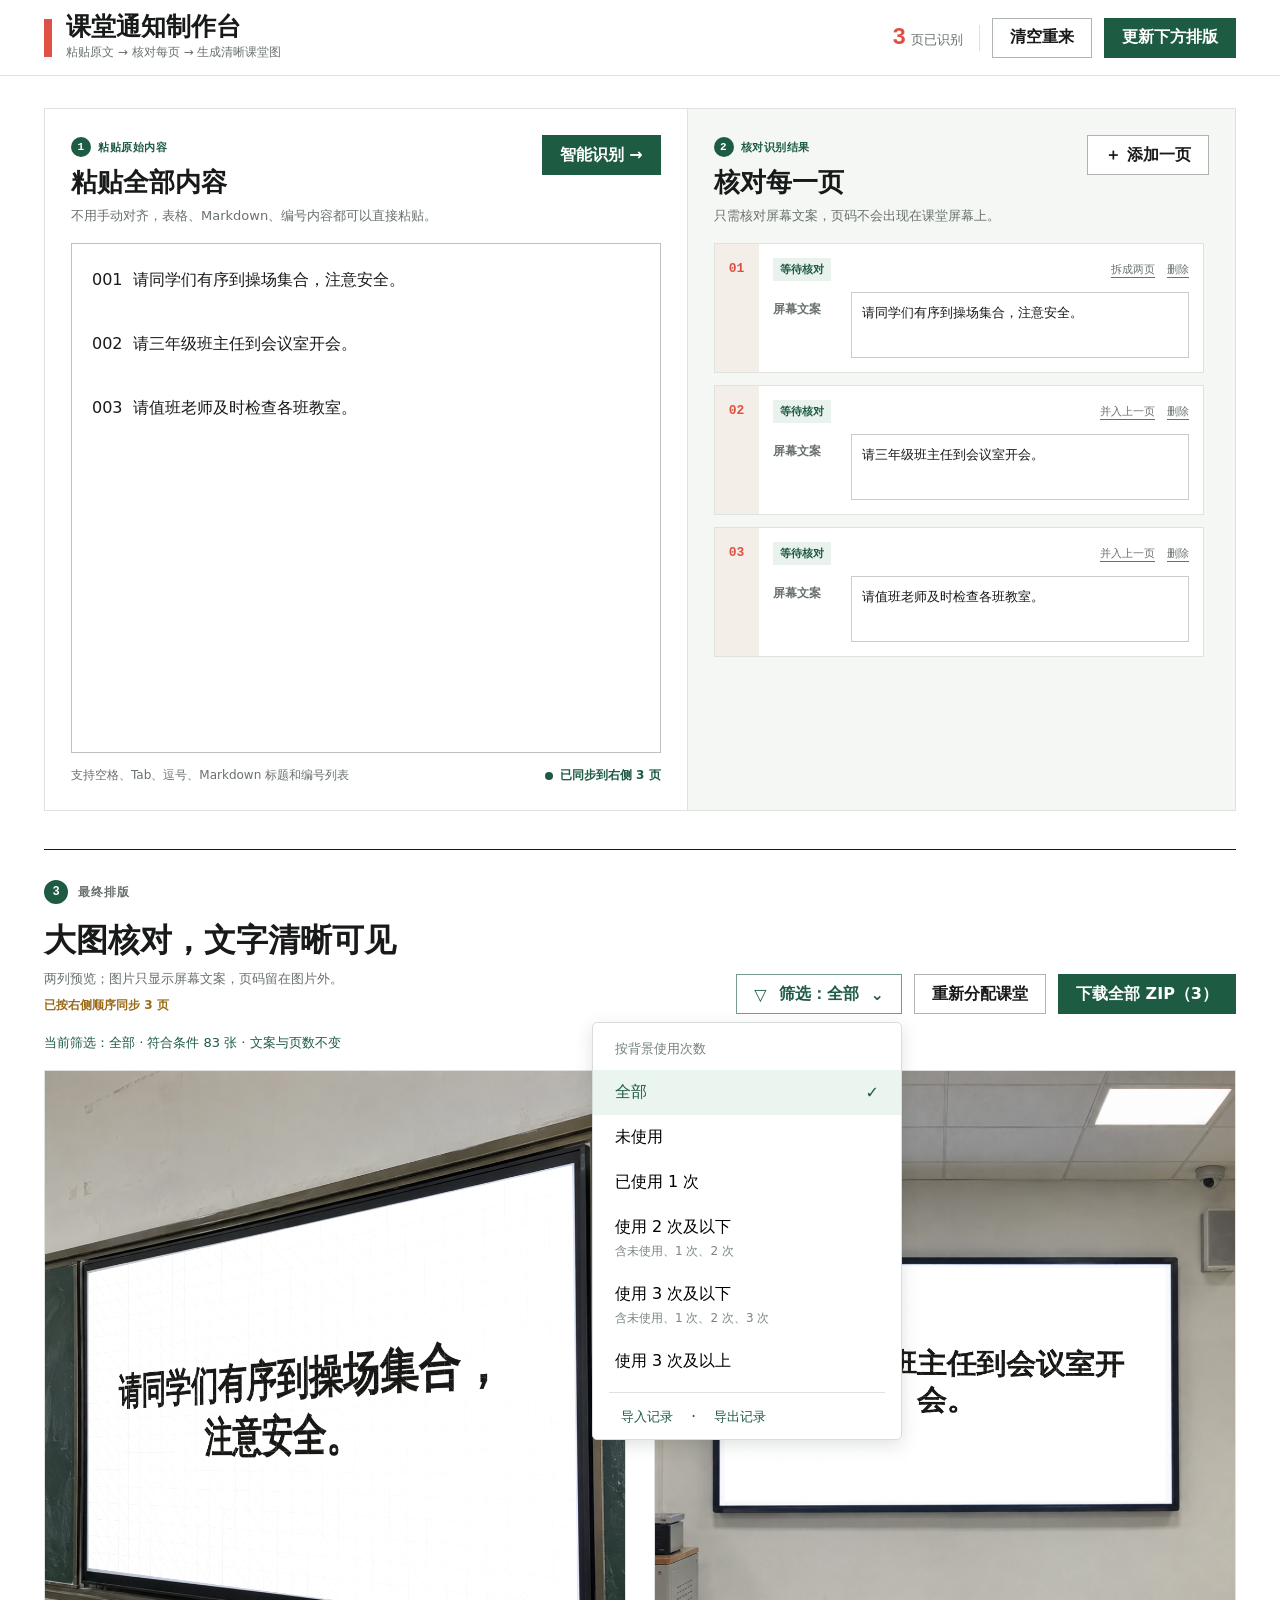
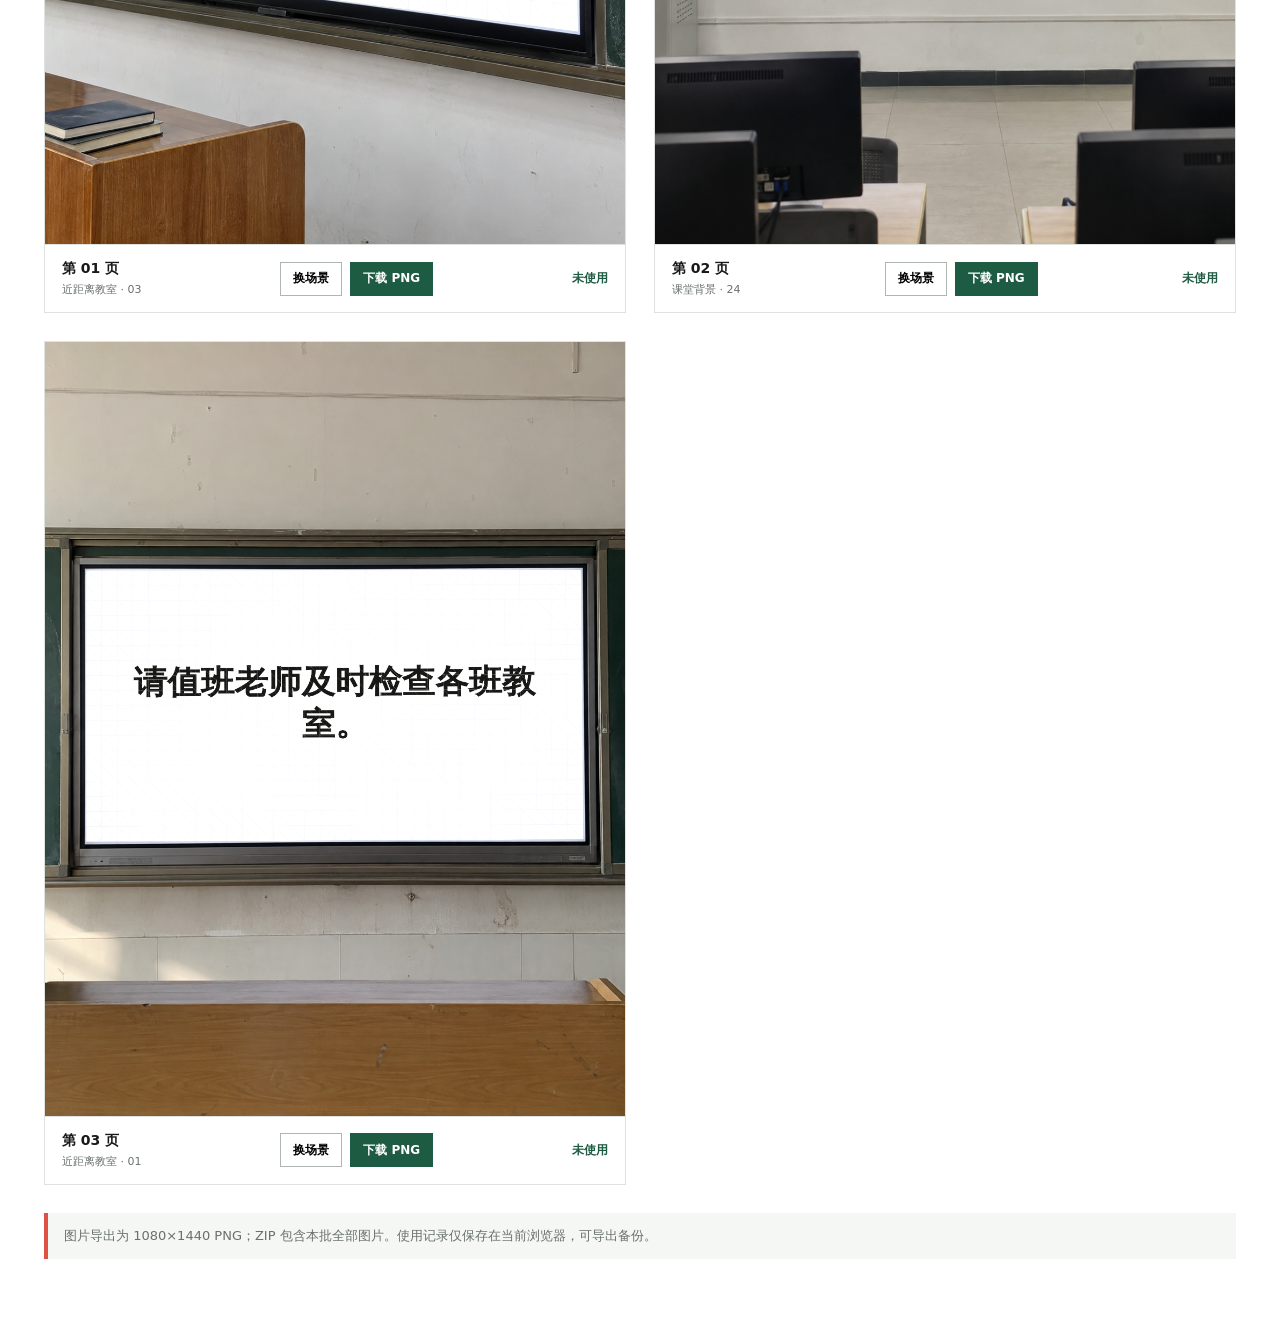
<file: prototypes/prototype-v03.html>
<!doctype html>
<html lang="zh-CN">
<head>
  <meta charset="UTF-8">
  <meta name="viewport" content="width=device-width, initial-scale=1.0">
  <title>课堂通知制作台 · 双栏原型</title>
  <link rel="icon" href="data:image/svg+xml,%3Csvg xmlns='http://www.w3.org/2000/svg' viewBox='0 0 64 64'%3E%3Crect width='64' height='64' fill='white'/%3E%3Crect x='8' y='12' width='48' height='32' fill='%231e5b43'/%3E%3Cpath d='M18 53h28' stroke='%23df5144' stroke-width='5'/%3E%3C/svg%3E">
  <style>
    :root {
      --ink: #171a18;
      --muted: #69716c;
      --line: #dfe3df;
      --soft: #f5f7f5;
      --green: #1e5b43;
      --green-soft: #e9f2ed;
      --red: #df5144;
      --white: #ffffff;
    }

    * { box-sizing: border-box; }

    [hidden] { display: none !important; }

    body {
      margin: 0;
      min-width: 0;
      color: var(--ink);
      background: var(--white);
      font-family: "PingFang SC", "Microsoft YaHei", system-ui, sans-serif;
    }

    button, textarea, input { font: inherit; }

    .topbar {
      position: sticky;
      top: 0;
      z-index: 5;
      display: flex;
      align-items: center;
      justify-content: space-between;
      height: 76px;
      padding: 0 44px;
      background: rgba(255, 255, 255, 0.96);
      border-bottom: 1px solid var(--line);
    }

    .brand {
      display: flex;
      align-items: center;
      gap: 14px;
    }

    .brand-mark {
      width: 8px;
      height: 38px;
      background: var(--red);
    }

    .brand h1 {
      margin: 0;
      font-family: "Songti SC", "STSong", serif;
      font-size: 25px;
      line-height: 1;
    }

    .brand p {
      margin: 5px 0 0;
      color: var(--muted);
      font-size: 12px;
    }

    .top-actions { display: flex; align-items: center; gap: 12px; }

    .counter {
      padding-right: 16px;
      color: var(--muted);
      border-right: 1px solid var(--line);
      font-size: 13px;
    }

    .counter strong {
      margin-right: 5px;
      color: var(--red);
      font-family: ui-monospace, Menlo, monospace;
      font-size: 23px;
    }

    .button {
      min-height: 40px;
      padding: 0 17px;
      color: var(--ink);
      background: #fff;
      border: 1px solid #aeb5b0;
      font-weight: 700;
    }

    .button.primary {
      color: #fff;
      background: var(--green);
      border-color: var(--green);
    }

    .button:disabled {
      cursor: not-allowed;
      opacity: 0.38;
    }

    main { padding: 32px 44px 72px; }

    .workflow-label {
      display: flex;
      align-items: center;
      gap: 10px;
      margin-bottom: 15px;
      color: var(--muted);
      font-size: 12px;
      font-weight: 700;
      letter-spacing: 0.08em;
    }

    .workflow-label span {
      display: grid;
      width: 24px;
      height: 24px;
      place-items: center;
      color: #fff;
      background: var(--green);
      border-radius: 50%;
      font-family: ui-monospace, Menlo, monospace;
      letter-spacing: 0;
    }

    .work-area {
      display: grid;
      grid-template-columns: minmax(0, 1.08fr) minmax(430px, 0.92fr);
      min-height: 670px;
      border: 1px solid var(--line);
    }

    .source-panel, .pages-panel { min-width: 0; }

    .source-panel {
      display: flex;
      flex-direction: column;
      padding: 26px;
      border-right: 1px solid var(--line);
    }

    .pages-panel {
      padding: 26px;
      background: var(--soft);
    }

    .panel-head {
      display: flex;
      align-items: flex-start;
      justify-content: space-between;
      gap: 18px;
      margin-bottom: 18px;
    }

    .panel-head h2 {
      margin: 0;
      font-family: "Songti SC", "STSong", serif;
      font-size: 26px;
    }

    .panel-step {
      display: inline-flex;
      align-items: center;
      gap: 7px;
      margin-bottom: 8px;
      color: var(--green);
      font-size: 11px;
      font-weight: 800;
      letter-spacing: 0.05em;
    }

    .panel-step b {
      display: grid;
      width: 20px;
      height: 20px;
      place-items: center;
      color: #fff;
      background: var(--green);
      border-radius: 50%;
      font-family: ui-monospace, Menlo, monospace;
    }

    .panel-head p {
      margin: 7px 0 0;
      color: var(--muted);
      font-size: 13px;
    }

    .mode {
      display: flex;
      padding: 3px;
      background: var(--soft);
      border: 1px solid var(--line);
    }

    .mode span {
      padding: 7px 11px;
      color: var(--muted);
      font-size: 12px;
      font-weight: 700;
    }

    .mode .active { color: #fff; background: var(--green); }

    .source-copy {
      flex: 1;
      width: 100%;
      min-height: 510px;
      padding: 20px;
      resize: none;
      color: var(--ink);
      background: #fff;
      border: 1px solid #bcc3be;
      outline: none;
      font-size: 16px;
      line-height: 2;
      white-space: pre-wrap;
    }

    .source-foot {
      display: flex;
      align-items: center;
      justify-content: space-between;
      gap: 18px;
      margin-top: 14px;
      color: var(--muted);
      font-size: 12px;
    }

    .recognition-state {
      display: inline-flex;
      align-items: center;
      gap: 7px;
      color: var(--green);
      font-weight: 700;
    }

    .recognition-state::before {
      width: 8px;
      height: 8px;
      background: var(--green);
      border-radius: 50%;
      content: "";
    }

    .recognition-state.waiting { color: #9b6a19; }
    .recognition-state.waiting::before { background: #c98b22; }
    .recognition-state.empty { color: var(--muted); }
    .recognition-state.empty::before { background: #b6bcb8; }

    .page-list {
      display: grid;
      gap: 12px;
      max-height: 580px;
      overflow-y: auto;
      padding-right: 5px;
    }

    .panel-empty {
      display: grid;
      min-height: 470px;
      padding: 40px;
      place-items: center;
      color: var(--muted);
      background: #fff;
      border: 1px dashed #bbc2bd;
      text-align: center;
      line-height: 1.8;
    }

    .page-item {
      display: grid;
      grid-template-columns: 44px minmax(0, 1fr);
      background: #fff;
      border: 1px solid var(--line);
    }

    .page-number {
      padding-top: 17px;
      color: var(--red);
      background: #f4eee9;
      text-align: center;
      font-family: ui-monospace, Menlo, monospace;
      font-size: 13px;
      font-weight: 800;
    }

    .page-fields { padding: 14px; }

    .item-tools {
      display: flex;
      align-items: center;
      justify-content: space-between;
      margin-bottom: 11px;
    }

    .item-tools span {
      color: var(--green);
      background: var(--green-soft);
      padding: 4px 7px;
      font-size: 11px;
      font-weight: 700;
    }

    .item-tools div { display: flex; gap: 12px; }

    .item-tools button {
      padding: 0;
      color: var(--muted);
      background: transparent;
      border: 0;
      border-bottom: 1px solid currentColor;
      font-size: 11px;
    }

    .field {
      display: grid;
      grid-template-columns: 68px minmax(0, 1fr);
      align-items: start;
      gap: 10px;
      margin-top: 9px;
    }

    .field label {
      padding-top: 9px;
      color: var(--muted);
      font-size: 12px;
      font-weight: 700;
    }

    .field textarea, .field input {
      width: 100%;
      color: var(--ink);
      background: #fff;
      border: 1px solid #c9cec9;
      border-radius: 0;
      font-size: 13px;
    }

    .field textarea {
      min-height: 66px;
      padding: 9px 10px;
      resize: none;
      line-height: 1.65;
    }

    .field input { height: 36px; padding: 0 10px; }

    .preview-section {
      margin-top: 38px;
      padding-top: 30px;
      border-top: 1px solid var(--ink);
    }

    .preview-head {
      display: flex;
      align-items: flex-end;
      justify-content: space-between;
      gap: 24px;
      margin-bottom: 20px;
    }

    .preview-head h2 {
      margin: 0;
      font-family: "Songti SC", "STSong", serif;
      font-size: 32px;
    }

    .preview-head p {
      margin: 7px 0 0;
      color: var(--muted);
      font-size: 13px;
    }

    .preview-grid {
      display: grid;
      grid-template-columns: repeat(2, minmax(0, 1fr));
      gap: 28px;
      align-items: start;
    }

    .cover-card { border: 1px solid var(--line); background: #fff; }

    .cover-stage {
      position: relative;
      aspect-ratio: 3 / 4;
      overflow: hidden;
      background: #eee;
    }

    .cover-stage > img {
      display: block;
      width: 100%;
      height: 100%;
      object-fit: cover;
    }

    .screen-copy {
      position: absolute;
      left: var(--screen-left, 11.8%);
      top: var(--screen-top, 27.55%);
      display: grid;
      width: var(--screen-width, 76.75%);
      height: var(--screen-height, 31.7%);
      padding: 5%;
      place-items: center;
      color: #111;
      background: #fff;
      text-align: center;
      font-size: clamp(22px, 2.3vw, 40px);
      font-weight: 900;
      line-height: 1.38;
    }

    .cover-caption {
      display: flex;
      align-items: center;
      justify-content: space-between;
      gap: 18px;
      padding: 15px 17px;
      border-top: 1px solid var(--line);
    }

    .cover-caption strong { display: block; font-size: 14px; }
    .cover-caption span { color: var(--muted); font-size: 11px; }

    .caption-actions { display: flex; gap: 8px; }
    .caption-actions button { min-height: 34px; padding: 0 12px; background: #fff; border: 1px solid #afb5b0; font-size: 12px; font-weight: 700; }
    .caption-actions .download { color: #fff; background: var(--green); border-color: var(--green); }

    .prototype-note {
      margin: 28px 0 0;
      padding: 14px 16px;
      color: var(--muted);
      background: var(--soft);
      border-left: 4px solid var(--red);
      font-size: 13px;
    }

    .sync-note {
      display: inline-flex;
      align-items: center;
      gap: 8px;
      margin-top: 9px;
      color: var(--green);
      font-size: 12px;
      font-weight: 700;
    }

    .sync-note.waiting { color: #9b6a19; }

    .preview-empty {
      display: grid;
      min-height: 340px;
      place-items: center;
      color: var(--muted);
      background: var(--soft);
      border: 1px dashed #bbc2bd;
      text-align: center;
      line-height: 1.8;
    }

    .flash {
      animation: flash 650ms ease;
    }

    @keyframes flash {
      0% { box-shadow: 0 0 0 0 rgba(30, 91, 67, 0.28); }
      100% { box-shadow: 0 0 0 12px rgba(30, 91, 67, 0); }
    }
    .usage-panel {margin:30px 0;padding:22px;border:1px solid var(--line);background:#fff;}
    .usage-panel select {padding:10px;font:inherit;margin:8px;}
    .usage-panel p {font-size:13px;color:#63706b;}
    #usage-scenes {display:flex;gap:12px;overflow:auto;padding:12px 0;}
    .usage-scene {flex:0 0 130px;font-size:12px;}
    .usage-scene img {width:130px;height:174px;object-fit:cover;display:block;margin-bottom:6px;}
    .cover-caption {flex-wrap:wrap;}
    .cover-caption b {font-size:12px;color:var(--green);}
    @media(max-width:760px){main{padding:16px !important;} .work-area{display:block !important;} .preview-grid{grid-template-columns:1fr !important;} .topbar{flex-wrap:wrap;} .usage-panel{padding:12px;} .usage-panel .button{margin-top:8px;} .page-item{grid-template-columns:30px 1fr;} }

    .filter-wrap{position:relative;flex-shrink:0;z-index:20;}
    .filter-toggle{display:flex;align-items:center;gap:12px;color:var(--green);border-color:#7b9890;}
    .filter-menu{position:absolute;top:calc(100% + 8px);right:0;width:310px;background:#fff;border:1px solid #d7deda;border-radius:5px;box-shadow:0 5px 18px #152b2022;padding:10px 0;z-index:30;}
    .filter-menu[hidden]{display:none;}
    .filter-heading{padding:7px 22px 12px;color:#738079;font-size:13px;}
    .filter-option{display:flex;align-items:center;justify-content:space-between;gap:12px;width:100%;padding:12px 22px;text-align:left;background:#fff;border:0;font:inherit;font-size:16px;cursor:pointer;}
    .filter-option small{display:block;font-size:12px;color:#79867f;margin-top:5px;}
    .filter-check{visibility:hidden;color:var(--green);font-weight:bold;}
    .filter-option[aria-pressed="true"]{background:#eaf5ef;color:var(--green);}
    .filter-option[aria-pressed="true"] .filter-check{visibility:visible;}
    .filter-option:hover{background:#f3f7f4;}
    .filter-footer{display:flex;gap:12px;border-top:1px solid #dce3dd;margin:8px 16px 0;padding:14px 6px 2px;color:var(--green);}
    .filter-footer button{background:none;border:0;color:inherit;font:inherit;font-size:13px;cursor:pointer;}
    .filter-summary{font-size:13px;color:var(--green);margin:0 0 18px;}
    #usage-status:empty{display:none;}#usage-empty{color:#8c5415;}
    .preview-head .top-actions{flex-wrap:wrap;justify-content:flex-end;}
    @media(max-width:760px){.preview-head{display:block;}.preview-head .top-actions{justify-content:flex-start;margin-top:20px;}.filter-menu{right:auto;left:0;width:min(310px,calc(100vw - 42px));}}
  </style>
</head>
<body>
  <header class="topbar">
    <div class="brand">
      <span class="brand-mark"></span>
      <div>
        <h1>课堂通知制作台</h1>
        <p>粘贴原文 → 核对每页 → 生成清晰课堂图</p>
      </div>
    </div>
    <div class="top-actions">
      <div class="counter"><strong id="recognized-count">0</strong>页已识别</div>
      <button id="clear-button" class="button" type="button">清空重来</button>
      <button id="update-layout-button" class="button primary" type="button" disabled>更新下方排版</button>
    </div>
  </header>

  <main>
    <section class="work-area">
      <div class="source-panel">
        <div class="panel-head">
          <div>
            <div class="panel-step"><b>1</b> 粘贴原始内容</div>
            <h2>粘贴全部内容</h2>
            <p>不用手动对齐，表格、Markdown、编号内容都可以直接粘贴。</p>
          </div>
          <button id="recognize-button" class="button primary" type="button">智能识别 →</button>
        </div>
        <textarea id="source-copy" class="source-copy" spellcheck="false">001  请同学们有序到操场集合，注意安全。

002  请三年级班主任到会议室开会。

003  请值班老师及时检查各班教室。</textarea>
        <div class="source-foot">
          <span>支持空格、Tab、逗号、Markdown 标题和编号列表</span>
          <span id="source-status" class="recognition-state empty">尚未识别</span>
        </div>
      </div>

      <div class="pages-panel">
        <div class="panel-head">
          <div>
            <div class="panel-step"><b>2</b> 核对识别结果</div>
            <h2>核对每一页</h2>
            <p>只需核对屏幕文案，页码不会出现在课堂屏幕上。</p>
          </div>
          <button id="add-page-button" class="button" type="button" disabled>＋ 添加一页</button>
        </div>

        <div id="page-empty" class="panel-empty">等待第一步<br>粘贴内容后点击“智能识别”</div>
        <div id="page-list" class="page-list" hidden></div>
      </div>
    </section>

    <section class="preview-section" id="preview">
      <div class="preview-head">
        <div>
          <div class="workflow-label"><span>3</span> 最终排版</div>
          <h2>大图核对，文字清晰可见</h2>
          <p>两列预览；图片只显示屏幕文案，页码留在图片外。</p>
          <span id="preview-status" class="sync-note waiting">等待右侧核对后更新排版</span>
        </div>
        <div class="top-actions">
<div class="filter-wrap">
<button id="filter-toggle" class="button filter-toggle" aria-expanded="true" aria-controls="filter-menu"><span aria-hidden="true">▽</span> <span id="filter-label">筛选：未使用</span> <span aria-hidden="true">⌄</span></button>
<div id="filter-menu" class="filter-menu"><div class="filter-heading">按背景使用次数</div><div role="group" aria-label="背景使用次数"><button type="button" class="filter-option" data-value="all" aria-pressed="false"><span>全部</span><span class="filter-check" aria-hidden="true">✓</span></button><button type="button" class="filter-option" data-value="0" aria-pressed="false"><span>未使用</span><span class="filter-check" aria-hidden="true">✓</span></button><button type="button" class="filter-option" data-value="1" aria-pressed="false"><span>已使用 1 次</span><span class="filter-check" aria-hidden="true">✓</span></button><button type="button" class="filter-option" data-value="lte2" aria-pressed="false"><span>使用 2 次及以下<small>含未使用、1 次、2 次</small></span><span class="filter-check" aria-hidden="true">✓</span></button><button type="button" class="filter-option" data-value="lte3" aria-pressed="false"><span>使用 3 次及以下<small>含未使用、1 次、2 次、3 次</small></span><span class="filter-check" aria-hidden="true">✓</span></button><button type="button" class="filter-option" data-value="gte3" aria-pressed="false"><span>使用 3 次及以上</span><span class="filter-check" aria-hidden="true">✓</span></button></div><div class="filter-footer"><button id="import-trigger" type="button">导入记录</button><span>·</span><button id="usage-export" type="button">导出记录</button><input id="usage-import" type="file" accept="application/json,.json" hidden></div></div></div>
          <button id="reassign-button" class="button" type="button" disabled>重新分配课堂</button>
          <button id="download-button" class="button primary" type="button" disabled>下载全部 ZIP</button>
        </div>
      </div>

      <p id="usage-summary" class="filter-summary"></p><p id="usage-status" role="status"></p><p id="usage-empty" hidden>没有符合条件的背景，请调整筛选。</p>
      <div id="preview-empty" class="preview-empty">下方不会直接读取左侧原文<br>只有右侧核对结果可以生成排版</div>
      <div id="preview-grid" class="preview-grid" hidden></div>

      <p class="prototype-note">图片导出为 1080×1440 PNG；ZIP 包含本批全部图片。使用记录仅保存在当前浏览器，可导出备份。</p>
    </section>
  </main>
  <script type="module">
    import { USAGE_KEY, eligibleScenes, assignScenes, validateRecord, mergeCounts } from './scene-usage.mjs';
    import { renderCover, pngBlob, saveBlob, createStoredZip } from './cover-export.mjs';
    import { sceneCatalog } from '../data/all-scenes.mjs';

    const sourceCopy = document.querySelector("#source-copy");
    const recognizeButton = document.querySelector("#recognize-button");
    const clearButton = document.querySelector("#clear-button");
    const updateLayoutButton = document.querySelector("#update-layout-button");
    const addPageButton = document.querySelector("#add-page-button");
    const pageList = document.querySelector("#page-list");
    const pageEmpty = document.querySelector("#page-empty");
    const sourceStatus = document.querySelector("#source-status");
    const recognizedCount = document.querySelector("#recognized-count");
    const previewStatus = document.querySelector("#preview-status");
    const previewGrid = document.querySelector("#preview-grid");
    const previewEmpty = document.querySelector("#preview-empty");
    const reassignButton = document.querySelector("#reassign-button");
    const downloadButton = document.querySelector("#download-button");

    let pages = [];
    let previewPages = [];
    sceneCatalog.forEach(s => { s.id ||= s.src.split('/').pop().replace('.png',''); });
    let assignedScenes = [];
    let busy = false;
    let counts = {};
    const filter = {value:'all'};
    const usageStatus = document.querySelector('#usage-status');
    function readCounts() {
      const raw=localStorage.getItem(USAGE_KEY);
      return raw ? validateRecord(JSON.parse(raw),sceneCatalog.map(s=>s.id)) : {};
    }
    try { counts=readCounts(); } catch { usageStatus.textContent='无法读取本地记录，请先导入有效记录或检查浏览器存储权限。'; }
    function pool() {return sceneCatalog.filter(scene=>{
      const n=counts[scene.id]||0;
      return filter.value==='all' || (filter.value==='lte2' ? n<=2 : filter.value==='lte3' ? n<=3 : filter.value==='gte3' ? n>=3 : n===Number(filter.value));
    });}
    function usageLabel(id) {return counts[id] ? `已用 ${counts[id]} 次` : '未使用';}
    function renderUsage() {
      const available=pool();
      document.querySelector('#usage-summary').textContent=`当前${document.querySelector('#filter-label').textContent} · 符合条件 ${available.length} 张 · 文案与页数不变`;
      document.querySelector('#usage-empty').hidden=available.length>0;
      document.querySelectorAll('[data-usage-id]').forEach(el=>el.textContent=usageLabel(el.dataset.usageId));
    }
    function allocate() {
      assignedScenes=assignScenes(pool(),counts,previewPages.length);
      renderPreview();
      if(!pool().length) previewStatus.textContent='没有符合筛选条件的背景，请调整筛选。';
      else if(pool().length===1 && previewPages.length>1)previewStatus.textContent='当前只有 1 张符合条件的背景，本批会重复使用。';
      else previewStatus.textContent=previewPages.length ? `已按筛选条件分配 ${previewPages.length} 页背景` : '等待右侧核对后更新排版';
    }
    function writeCounts(next) {
      localStorage.setItem(USAGE_KEY,JSON.stringify({version:1,counts:next}));counts=next;renderUsage();
    }
    async function downloadCovers(indices) {
      if(busy || !indices.length)return;
      busy=true;
      const snapshot=indices.map(i=>({scene:assignedScenes[i],text:previewPages[i].screen,index:i}));
      document.querySelector('main').inert=true;document.querySelector('header')?.setAttribute('inert','');
      try {
        // Fail before downloading when storage cannot persist the count.
        const current=readCounts();localStorage.setItem(USAGE_KEY,JSON.stringify({version:1,counts:current}));
        const files=[];
        for(const [i,item] of snapshot.entries()) {
          if(!item.scene)throw new Error('没有可用场景');
          previewStatus.textContent=`正在制作 ${i+1}/${snapshot.length}`;
          const canvas=await renderCover(item.scene,item.text),blob=await pngBlob(canvas);
          files.push({name:`课堂通知-${String(item.index+1).padStart(2,'0')}-${item.scene.id}.png`,data:new Uint8Array(await blob.arrayBuffer()),blob});
        }
        const isZip=indices.length!==1 || indices.zip;
        const blob=isZip?createStoredZip(files):files[0].blob;
        saveBlob(blob,isZip?`课堂通知-${files.length}张.zip`:files[0].name);
        const next=readCounts();for(const item of snapshot)next[item.scene.id]=(next[item.scene.id]||0)+1;
        writeCounts(next);
        previewStatus.textContent=`已生成并提交下载，${snapshot.length} 张图片的使用次数已记录。`;
      } catch(error) {previewStatus.textContent=`操作未完成：${error.message}`;}
      finally {busy=false;document.querySelector('main').inert=false;document.querySelector('header')?.removeAttribute('inert');}
    }
    const toggle=document.querySelector('#filter-toggle'),menu=document.querySelector('#filter-menu');
    function setMenu(open){menu.hidden=!open;toggle.setAttribute('aria-expanded',String(open));}
    function updateFilterButtons(){
      for(const button of document.querySelectorAll('.filter-option')){
        const selected=button.dataset.value===filter.value;
        button.setAttribute('aria-pressed',String(selected));
        if(selected)document.querySelector('#filter-label').textContent='筛选：'+button.querySelector('span').firstChild.textContent;
      }
    }
    toggle.addEventListener('click',()=>setMenu(menu.hidden));
    document.querySelectorAll('.filter-option').forEach(button=>button.addEventListener('click',()=>{
      filter.value=button.dataset.value;updateFilterButtons();renderUsage();allocate();setMenu(false);toggle.focus();
    }));
    document.addEventListener('click',e=>{if(!e.target.closest('.filter-wrap'))setMenu(false);});
    document.addEventListener('keydown',e=>{if(e.key==='Escape'){setMenu(false);toggle.focus();}});
    document.querySelector('#import-trigger').addEventListener('click',()=>document.querySelector('#usage-import').click());
    updateFilterButtons();
    document.querySelector('#usage-export').addEventListener('click',()=>saveBlob(new Blob([JSON.stringify({version:1,counts},null,2)],{type:'application/json'}),'课堂场景使用记录.json'));
    document.querySelector('#usage-import').addEventListener('change',async event=>{
      const file=event.target.files[0];if(!file)return;
      try {const incoming=validateRecord(JSON.parse(await file.text()),sceneCatalog.map(s=>s.id));writeCounts(mergeCounts(readCounts(),incoming));usageStatus.textContent='记录已合并：每张场景保留较大次数，重复导入不会叠加。';}
      catch(error){usageStatus.textContent=`导入失败：${error.message}`;}
      event.target.value='';
    });
    window.addEventListener('storage',event=>{if(event.key===USAGE_KEY){try{counts=readCounts();renderUsage();}catch{usageStatus.textContent='本地记录无效，请检查导入文件。';}}});

    function splitSourceFields(block, index) {
      const lines = block.split("\n").map((line) => line.trim()).filter(Boolean);
      const heading = lines[0]?.match(/^#{1,6}\s+(.+)$/);
      if (heading && lines.length > 1) {
        return {
          screen: lines.slice(1).join("\n")
        };
      }

      const singleLine = lines.join(" ").replace(/^[-*+]\s+/, "");
      const columns = singleLine.split(/\t+|\s{2,}/).map((part) => part.trim()).filter(Boolean);
      if (columns.length >= 3 && /^\d{1,3}[.、)]?$/.test(columns[0])) {
        return { screen: columns.slice(1, -1).join(" ") };
      }
      if (columns.length >= 2 && /^\d{1,3}[.、)]?$/.test(columns[0])) {
        return { screen: columns.slice(1).join(" ") };
      }

      const numbered = singleLine.match(/^\d{1,3}[.、)]?\s*(.+)$/);
      return {
        screen: numbered ? numbered[1] : singleLine
      };
    }

    function parseSource(value) {
      const normalized = value.replace(/\r\n?/g, "\n").trim();
      if (!normalized) return [];
      const blocks = normalized.includes("\n\n")
        ? normalized.split(/\n\s*\n+/)
        : normalized.split("\n");
      return blocks
        .map((block, index) => splitSourceFields(block, index))
        .filter((page) => page.screen.trim())
        .slice(0, 20);
    }

    function setSourceStatus(text, mode) {
      sourceStatus.textContent = text;
      sourceStatus.className = `recognition-state ${mode || ""}`.trim();
    }

    function markPreviewStale(message = "右侧内容已修改，请更新下方排版") {
      previewStatus.textContent = message;
      previewStatus.className = "sync-note waiting";
      updateLayoutButton.disabled = pages.length === 0;
    }

    function createPageCard(page, index) {
      const article = document.createElement("article");
      article.className = "page-item";
      article.innerHTML = `
        <div class="page-number">${String(index + 1).padStart(2, "0")}</div>
        <div class="page-fields">
          <div class="item-tools">
            <span>等待核对</span>
            <div>
              ${index ? '<button class="merge-page" type="button">并入上一页</button>' : '<button class="split-page" type="button">拆成两页</button>'}
              <button class="delete-page" type="button">删除</button>
            </div>
          </div>
          <div class="field"><label>屏幕文案</label><textarea class="screen-field" rows="2"></textarea></div>
        </div>`;

      const screenField = article.querySelector(".screen-field");
      screenField.value = page.screen;

      screenField.addEventListener("input", () => {
        pages[index].screen = screenField.value;
        markPreviewStale();
      });
      article.querySelector(".delete-page").addEventListener("click", () => {
        pages.splice(index, 1);
        renderPages();
        markPreviewStale("右侧页数已改变，请更新下方排版");
      });

      article.querySelector(".merge-page")?.addEventListener("click", () => {
        pages[index - 1].screen = `${pages[index - 1].screen}\n${pages[index].screen}`.trim();
        pages.splice(index, 1);
        renderPages();
        markPreviewStale("右侧页数已改变，请更新下方排版");
      });

      article.querySelector(".split-page")?.addEventListener("click", () => {
        const parts = page.screen.split(/[，。；！？]/).map((part) => part.trim()).filter(Boolean);
        if (parts.length < 2) {
          const middle = Math.max(1, Math.floor(page.screen.length / 2));
          parts.splice(0, parts.length, page.screen.slice(0, middle), page.screen.slice(middle));
        }
        const first = parts.slice(0, Math.ceil(parts.length / 2)).join("，");
        const second = parts.slice(Math.ceil(parts.length / 2)).join("，");
        pages.splice(index, 1,
          { screen: first },
          { screen: second }
        );
        renderPages();
        markPreviewStale("右侧页数已改变，请更新下方排版");
      });
      return article;
    }

    function renderPages() {
      pageList.replaceChildren();
      pageEmpty.hidden = pages.length > 0;
      pageList.hidden = pages.length === 0;
      pages.forEach((page, index) => pageList.append(createPageCard(page, index)));
      recognizedCount.textContent = String(pages.length);
      addPageButton.disabled = pages.length === 0 || pages.length >= 20;
      updateLayoutButton.disabled = pages.length === 0;
    }

    function createCoverCard(page, index) {
      const scene = assignedScenes[index];
      const article = document.createElement("article");
      article.className = "cover-card";
      article.innerHTML = `
        <div class="cover-stage">
          <img alt="${scene.name}">

        </div>
        <div class="cover-caption">
          <div><strong></strong><span></span></div>
          <div class="caption-actions"><button type="button">换场景</button><button class="download" type="button">下载 PNG</button></div>
        </div>`;
      article.querySelector("img").src = scene.src;
      const lines=page.screen.split('\n');
      if(lines.length>4 || page.screen.length>100){
        const warning=document.createElement('p');warning.textContent='文案较长，请检查文字大小与换行。';warning.style.color='#a96016';article.append(warning);
      }
      const stage=article.querySelector('.cover-stage');
      renderCover(scene,page.screen).then(canvas=>{
        if(!article.isConnected)return;
        canvas.style.cssText='width:100%;height:100%;display:block';
        stage.replaceChildren(canvas);
      }).catch(()=>{const warning=document.createElement('p');warning.textContent='预览加载失败，请更换场景或重试。';stage.append(warning);});
      article.querySelector("strong").textContent = `第 ${String(index + 1).padStart(2, "0")} 页`;
      article.querySelector(".cover-caption span").textContent = scene.name;
      const badge=document.createElement('b');badge.dataset.usageId=scene.id;badge.textContent=usageLabel(scene.id);
      article.querySelector('.cover-caption').append(badge);
      article.querySelector(".caption-actions button").addEventListener("click", () => {
        const candidates=pool().filter(s=>s.id!==scene.id && s.id!==assignedScenes[index-1]?.id && s.id!==assignedScenes[index+1]?.id);
        const choice=assignScenes(candidates,counts,1)[0];
        if(!choice){previewStatus.textContent='没有其他符合筛选且不与相邻图片重复的场景。';return;}
        assignedScenes[index]=choice;renderPreview();
      });
      article.querySelector(".download").addEventListener("click", () => {
        downloadCovers([index]);
      });
      return article;
    }

    function renderPreview() {
      previewGrid.replaceChildren();
      previewEmpty.hidden = assignedScenes.length > 0;
      previewGrid.hidden = assignedScenes.length === 0;
      assignedScenes.forEach((scene, index) => previewGrid.append(createCoverCard(previewPages[index], index)));
      reassignButton.disabled = assignedScenes.length === 0;
      downloadButton.disabled = assignedScenes.length === 0;
      downloadButton.textContent = previewPages.length ? `下载全部 ZIP（${previewPages.length}）` : "下载全部 ZIP";
    }

    sourceCopy.addEventListener("input", () => {
      setSourceStatus(pages.length ? "原文已修改，请重新识别" : "等待智能识别", "waiting");
    });

    recognizeButton.addEventListener("click", () => {
      const recognized = parseSource(sourceCopy.value);
      if (!recognized.length) {
        setSourceStatus("没有识别到可用内容", "waiting");
        return;
      }
      pages = recognized;
      renderPages();
      setSourceStatus(`已同步到右侧 ${pages.length} 页${pages.length===20 ? "（单批最多 20 页，请检查是否有剩余文案）" : ""}`, "");
      markPreviewStale("右侧已更新，等待生成下方排版");
      document.querySelector(".pages-panel").classList.remove("flash");
      requestAnimationFrame(() => document.querySelector(".pages-panel").classList.add("flash"));
    });

    updateLayoutButton.addEventListener("click", () => {
      previewPages = pages.map((page) => ({ ...page }));
      previewStatus.textContent = `已按右侧顺序同步 ${previewPages.length} 页`;
      allocate();
      previewStatus.className = "sync-note";
      previewGrid.classList.remove("flash");
      requestAnimationFrame(() => previewGrid.classList.add("flash"));
      document.querySelector(".preview-section").scrollIntoView({ behavior: "smooth", block: "start" });
    });

    addPageButton.addEventListener("click", () => {
      if (pages.length >= 20) return;
      pages.push({ screen: "请输入屏幕文案" });
      renderPages();
      markPreviewStale("已添加一页，请核对后更新下方排版");
      pageList.lastElementChild?.scrollIntoView({ behavior: "smooth", block: "nearest" });
    });

    clearButton.addEventListener("click", () => {
      sourceCopy.value = "";
      pages = [];
      previewPages = [];
      assignedScenes = [];
      renderPages();
      renderPreview();
      setSourceStatus("尚未识别", "empty");
      previewStatus.textContent = "等待右侧核对后更新排版";
      previewStatus.className = "sync-note waiting";
    });

    reassignButton.addEventListener("click", () => {
      previewStatus.textContent = "已按筛选条件重新分配背景";
      allocate();
      previewStatus.className = "sync-note";
    });

    downloadButton.addEventListener("click", () => {
      const indices=assignedScenes.map((s,i)=>i);indices.zip=true;downloadCovers(indices);
    });

    pages=parseSource(sourceCopy.value);previewPages=pages.map(p=>({...p}));
    updateFilterButtons();renderUsage();renderPages();allocate();
    setSourceStatus('已同步到右侧 3 页','');
    if(pool().length)previewStatus.textContent='已按右侧顺序同步 3 页';
    if(location.hash==='#preview')document.querySelector('.preview-section').scrollIntoView();
  </script>
</body>
</html>
</file>
<file: styles.css>
:root {
  --ink: #171815;
  --ink-soft: #565851;
  --paper: #f8f7f2;
  --paper-white: #fffefb;
  --wood: #a8693d;
  --wood-pale: #e8d6c5;
  --red: #d94a3a;
  --green: #244c3b;
  --line: #d7d4ca;
  --shadow: 0 18px 48px rgba(41, 36, 28, 0.1);
  color: var(--ink);
  font-family: "PingFang SC", "Microsoft YaHei", system-ui, sans-serif;
  font-synthesis: none;
}

[hidden] {
  display: none !important;
}

* {
  box-sizing: border-box;
}

html {
  min-width: 320px;
  background: var(--paper);
}

body {
  margin: 0;
  min-width: 320px;
  min-height: 100vh;
  background:
    linear-gradient(rgba(23, 24, 21, 0.035) 1px, transparent 1px) 0 0 / 100% 36px,
    var(--paper);
}

button,
textarea {
  font: inherit;
}

.protocol-notice {
  position: sticky;
  top: 0;
  z-index: 20;
  display: flex;
  justify-content: center;
  gap: 12px;
  padding: 12px 20px;
  color: #fff;
  background: var(--red);
  font-size: 14px;
}

.protocol-notice span {
  opacity: 0.9;
}

button {
  cursor: pointer;
}

button:disabled {
  cursor: not-allowed;
  opacity: 0.45;
}

button:focus-visible,
textarea:focus-visible,
input:focus-visible {
  outline: 3px solid rgba(217, 74, 58, 0.3);
  outline-offset: 3px;
}

.masthead {
  display: flex;
  align-items: flex-end;
  justify-content: space-between;
  gap: 32px;
  width: min(1240px, calc(100% - 48px));
  margin: 0 auto;
  padding: 56px 0 34px;
  border-bottom: 2px solid var(--ink);
}

.eyebrow,
.step-mark {
  margin: 0 0 10px;
  color: var(--red);
  font-family: ui-monospace, "SFMono-Regular", Menlo, monospace;
  font-size: 12px;
  font-weight: 700;
  letter-spacing: 0.12em;
  text-transform: uppercase;
}

h1,
h2,
p {
  margin-top: 0;
}

h1 {
  margin-bottom: 0;
  font-family: "Songti SC", "STSong", serif;
  font-size: clamp(42px, 6.5vw, 82px);
  font-weight: 800;
  letter-spacing: -0.055em;
  line-height: 0.88;
}

h1 span {
  color: var(--green);
  font-size: 0.68em;
  letter-spacing: -0.045em;
}

h2 {
  margin-bottom: 0;
  font-family: "Songti SC", "STSong", serif;
  font-size: clamp(24px, 3vw, 36px);
  line-height: 1.16;
}

.batch-meter {
  display: grid;
  grid-template-columns: auto auto;
  align-items: baseline;
  gap: 0 12px;
  min-width: 196px;
  padding: 8px 0 5px 20px;
  border-left: 6px solid var(--red);
}

.batch-meter strong {
  grid-row: 1 / 3;
  color: var(--red);
  font-family: ui-monospace, "SFMono-Regular", Menlo, monospace;
  font-size: 56px;
  line-height: 0.9;
}

.batch-meter span {
  font-weight: 700;
}

.batch-meter small {
  color: var(--ink-soft);
}

main {
  width: min(1240px, calc(100% - 48px));
  margin: 0 auto;
  padding: 36px 0 88px;
}

.workbench {
  position: relative;
  padding: 30px;
  overflow: hidden;
  background: var(--paper-white);
  border: 1px solid var(--line);
  box-shadow: var(--shadow);
}

.workbench::before {
  position: absolute;
  inset: 0 auto 0 0;
  width: 8px;
  background: repeating-linear-gradient(to bottom, var(--wood), var(--wood) 18px, var(--wood-pale) 18px, var(--wood-pale) 36px);
  content: "";
}

.panel-heading,
.results-bar {
  display: flex;
  align-items: flex-end;
  justify-content: space-between;
  gap: 24px;
}

.text-button {
  padding: 8px 0;
  color: var(--green);
  background: none;
  border: 0;
  border-bottom: 1px solid currentColor;
  font-weight: 700;
}

.input-title-row {
  display: flex;
  align-items: flex-end;
  justify-content: space-between;
  gap: 20px;
  margin-top: 30px;
}

.input-label {
  display: block;
  margin: 0 0 10px;
  font-size: 13px;
  font-weight: 700;
}

.parse-modes {
  display: flex;
  gap: 4px;
  margin: 0 0 10px;
  padding: 3px;
  background: #eeece5;
  border: 1px solid var(--line);
}

.parse-modes legend {
  position: absolute;
  width: 1px;
  height: 1px;
  padding: 0;
  overflow: hidden;
  clip: rect(0, 0, 0, 0);
  white-space: nowrap;
  border: 0;
}

.parse-modes label {
  cursor: pointer;
}

.parse-modes input {
  position: absolute;
  opacity: 0;
  pointer-events: none;
}

.parse-modes span {
  display: block;
  padding: 7px 12px;
  color: var(--ink-soft);
  font-size: 12px;
  font-weight: 700;
}

.parse-modes input:checked + span {
  color: #fff;
  background: var(--green);
}

.parse-modes input:focus-visible + span {
  outline: 3px solid rgba(217, 74, 58, 0.3);
  outline-offset: 2px;
}

#notice-input {
  display: block;
  width: 100%;
  min-height: 250px;
  resize: vertical;
  padding: 24px 26px;
  color: var(--ink);
  background:
    linear-gradient(90deg, transparent 0 46px, rgba(217, 74, 58, 0.16) 46px 47px, transparent 47px),
    repeating-linear-gradient(to bottom, transparent 0 34px, rgba(36, 76, 59, 0.12) 34px 35px),
    #fff;
  border: 1px solid #aaa99f;
  border-radius: 2px;
  font-size: 17px;
  line-height: 35px;
  caret-color: var(--red);
}

#notice-input::placeholder {
  color: #9a9a92;
}

.split-preview {
  margin-top: 22px;
  padding: 22px;
  background: #f1efe8;
  border: 1px solid var(--line);
}

.split-toolbar {
  display: flex;
  align-items: flex-end;
  justify-content: space-between;
  gap: 20px;
  padding-bottom: 16px;
  border-bottom: 1px solid #bbb8ad;
}

.split-toolbar h3 {
  margin: 0 0 5px;
  font-family: "Songti SC", "STSong", serif;
  font-size: 24px;
}

.split-toolbar .step-mark {
  margin-bottom: 5px;
}

.split-actions,
.draft-card-actions {
  display: flex;
  flex-wrap: wrap;
  gap: 8px;
}

.quiet-button,
.draft-card-actions button {
  min-height: 34px;
  padding: 0 12px;
  color: var(--ink);
  background: var(--paper-white);
  border: 1px solid #aaa79c;
  font-size: 12px;
  font-weight: 700;
}

.draft-empty {
  display: grid;
  min-height: 112px;
  place-items: center;
  color: var(--ink-soft);
  text-align: center;
  border-bottom: 1px dashed #aaa79c;
}

.draft-list {
  display: grid;
  grid-template-columns: repeat(2, minmax(0, 1fr));
  gap: 12px;
  margin-top: 16px;
}

.draft-card {
  display: grid;
  grid-template-columns: 44px minmax(0, 1fr);
  min-width: 0;
  background: var(--paper-white);
  border: 1px solid #c9c5b9;
}

.draft-card.is-empty {
  border-color: rgba(217, 74, 58, 0.55);
}

.draft-number {
  display: grid;
  align-content: start;
  justify-content: center;
  padding-top: 15px;
  color: var(--red);
  background: #e9e4d8;
  font-family: ui-monospace, "SFMono-Regular", Menlo, monospace;
  font-size: 13px;
  font-weight: 800;
}

.draft-content {
  min-width: 0;
  padding: 12px;
}

.draft-card-head {
  display: flex;
  align-items: center;
  justify-content: space-between;
  gap: 10px;
  margin-bottom: 9px;
}

.draft-meta {
  flex: 0 0 auto;
  color: var(--ink-soft);
  font-family: ui-monospace, "SFMono-Regular", Menlo, monospace;
  font-size: 11px;
}

.draft-card-actions {
  justify-content: flex-end;
}

.draft-card-actions button {
  min-height: 27px;
  padding: 0 7px;
  background: transparent;
  border: 0;
  border-bottom: 1px solid currentColor;
}

.draft-card-actions .delete-draft {
  color: var(--red);
}

.draft-copy {
  display: block;
  width: 100%;
  min-height: 78px;
  resize: vertical;
  padding: 9px 10px;
  color: var(--ink);
  background: #fff;
  border: 1px solid var(--line);
  border-radius: 0;
  font-size: 14px;
  line-height: 1.6;
}

.draft-warning {
  min-height: 16px;
  margin: 6px 0 0;
  color: var(--red);
  font-size: 11px;
}

.input-footer {
  display: flex;
  align-items: center;
  justify-content: space-between;
  gap: 20px;
  margin-top: 18px;
}

.input-footer > p {
  margin: 0;
  color: var(--ink-soft);
  font-size: 13px;
}

#input-message,
.result-summary {
  margin: 0;
  color: var(--ink-soft);
  font-size: 14px;
}

#input-message.is-error {
  color: var(--red);
  font-weight: 700;
}

.primary-button,
.secondary-button {
  min-height: 46px;
  padding: 0 20px;
  border: 1px solid var(--ink);
  border-radius: 2px;
  font-weight: 800;
  transition: transform 150ms ease, box-shadow 150ms ease, background 150ms ease;
}

.primary-button {
  color: white;
  background: var(--ink);
}

.secondary-button {
  color: var(--ink);
  background: transparent;
}

.primary-button:not(:disabled):hover,
.secondary-button:not(:disabled):hover {
  transform: translateY(-2px);
  box-shadow: 4px 4px 0 var(--wood-pale);
}

.primary-button span {
  margin-left: 16px;
  color: #f1b9b1;
}

.scene-strip {
  display: grid;
  grid-template-columns: 270px minmax(0, 1fr);
  gap: 30px;
  margin: 58px 0;
  padding: 26px 0;
  border-top: 1px solid var(--ink);
  border-bottom: 1px solid var(--ink);
}

.strip-copy p:last-child {
  margin: 12px 0 0;
  color: var(--ink-soft);
  font-size: 14px;
  line-height: 1.7;
}

.scene-reel {
  display: grid;
  grid-auto-columns: 150px;
  grid-auto-flow: column;
  gap: 14px;
  overflow-x: auto;
  padding: 3px 3px 16px;
  scroll-snap-type: x proximity;
}

.scene-chip {
  scroll-snap-align: start;
}

.scene-chip img {
  display: block;
  width: 150px;
  height: 200px;
  object-fit: cover;
  background: #ddd;
  border: 1px solid var(--ink);
}

.scene-chip span {
  display: block;
  margin-top: 8px;
  overflow: hidden;
  font-size: 12px;
  font-weight: 700;
  text-overflow: ellipsis;
  white-space: nowrap;
}

.results-section {
  min-height: 400px;
}

.result-actions {
  display: flex;
  gap: 10px;
}

.empty-state {
  display: grid;
  place-items: center;
  margin-top: 28px;
  min-height: 360px;
  text-align: center;
  background: rgba(255, 254, 251, 0.58);
  border: 1px dashed #aaa99f;
}

.empty-state p {
  margin: 18px 0 4px;
  font-family: "Songti SC", "STSong", serif;
  font-size: 24px;
  font-weight: 700;
}

.empty-state small {
  color: var(--ink-soft);
}

.empty-screen {
  position: relative;
  width: 170px;
  height: 96px;
  border: 8px solid var(--ink);
  box-shadow: 0 0 0 1px var(--paper-white), 0 0 0 2px var(--ink);
}

.empty-screen span {
  position: absolute;
  right: 24px;
  bottom: 18px;
  width: 46px;
  height: 3px;
  background: var(--red);
}

.results-grid {
  display: grid;
  grid-template-columns: repeat(3, minmax(0, 1fr));
  gap: 22px;
  margin-top: 28px;
}

.result-card {
  position: relative;
  overflow: hidden;
  background: var(--paper-white);
  border: 1px solid var(--line);
  box-shadow: 0 10px 28px rgba(41, 36, 28, 0.07);
}

.card-preview {
  position: relative;
  aspect-ratio: 3 / 4;
  background: #dedbd3;
  border-bottom: 1px solid var(--line);
}

.card-preview canvas {
  display: block;
  width: 100%;
  height: 100%;
}

.select-cover {
  position: absolute;
  top: 12px;
  left: 12px;
  display: grid;
  place-items: center;
  width: 28px;
  height: 28px;
  margin: 0;
  background: white;
  border: 1px solid var(--ink);
  box-shadow: 2px 2px 0 rgba(23, 24, 21, 0.15);
}

.select-cover input {
  width: 16px;
  height: 16px;
  margin: 0;
  accent-color: var(--red);
}

.card-index {
  position: absolute;
  top: 12px;
  right: 12px;
  padding: 4px 7px;
  color: white;
  background: rgba(23, 24, 21, 0.86);
  font-family: ui-monospace, "SFMono-Regular", Menlo, monospace;
  font-size: 11px;
}

.card-body {
  padding: 16px;
}

.scene-name {
  display: flex;
  align-items: center;
  justify-content: space-between;
  gap: 8px;
  margin-bottom: 11px;
  font-size: 12px;
  font-weight: 700;
}

.scene-name span {
  overflow: hidden;
  text-overflow: ellipsis;
  white-space: nowrap;
}

.change-scene {
  flex: 0 0 auto;
  padding: 4px 0;
  color: var(--green);
  background: none;
  border: 0;
  border-bottom: 1px solid currentColor;
  font-size: 12px;
  font-weight: 700;
}

.card-copy {
  width: 100%;
  min-height: 96px;
  resize: vertical;
  padding: 10px 11px;
  color: var(--ink);
  background: #fff;
  border: 1px solid var(--line);
  border-radius: 0;
  font-size: 13px;
  line-height: 1.6;
}

.warning {
  min-height: 20px;
  margin: 7px 0 0;
  color: var(--red);
  font-size: 11px;
  line-height: 1.5;
}

.card-actions {
  display: grid;
  grid-template-columns: 1fr 1fr;
  gap: 8px;
  margin-top: 10px;
}

.card-actions button {
  min-height: 36px;
  background: transparent;
  border: 1px solid var(--ink);
  font-size: 12px;
  font-weight: 700;
}

.card-actions .download-one {
  color: white;
  background: var(--green);
  border-color: var(--green);
}

.toast {
  position: fixed;
  right: 24px;
  bottom: 24px;
  z-index: 10;
  max-width: min(420px, calc(100vw - 48px));
  padding: 14px 18px;
  color: white;
  background: var(--ink);
  border-left: 5px solid var(--red);
  box-shadow: var(--shadow);
  font-weight: 700;
}

@media (max-width: 920px) {
  .scene-strip {
    grid-template-columns: 1fr;
  }

  .results-grid {
    grid-template-columns: repeat(2, minmax(0, 1fr));
  }

  .draft-list {
    grid-template-columns: 1fr;
  }
}

@media (max-width: 640px) {
  .protocol-notice {
    align-items: flex-start;
    flex-direction: column;
    gap: 2px;
  }

  .masthead,
  main {
    width: min(100% - 28px, 1240px);
  }

  .masthead {
    align-items: flex-start;
    flex-direction: column;
    padding-top: 34px;
  }

  .batch-meter {
    min-width: 0;
  }

  .workbench {
    padding: 22px 18px 20px 24px;
  }

  .panel-heading,
  .results-bar,
  .input-footer,
  .input-title-row,
  .split-toolbar,
  .draft-card-head {
    align-items: stretch;
    flex-direction: column;
  }

  .parse-modes {
    display: grid;
    grid-template-columns: repeat(3, 1fr);
    margin-top: 0;
  }

  .parse-modes span {
    padding-inline: 6px;
    text-align: center;
  }

  #notice-input {
    min-height: 240px;
    padding: 18px;
    background:
      repeating-linear-gradient(to bottom, transparent 0 34px, rgba(36, 76, 59, 0.12) 34px 35px),
      #fff;
  }

  .split-preview {
    padding: 17px 14px;
  }

  .split-actions {
    display: grid;
    grid-template-columns: 1fr 1fr;
  }

  .draft-card {
    grid-template-columns: 36px minmax(0, 1fr);
  }

  .draft-card-actions {
    justify-content: flex-start;
  }

  .result-actions {
    display: grid;
    grid-template-columns: 1fr;
  }

  .results-grid {
    grid-template-columns: 1fr;
  }

  .toast {
    right: 14px;
    bottom: 14px;
    max-width: calc(100vw - 28px);
  }
}

@media (prefers-reduced-motion: reduce) {
  *,
  *::before,
  *::after {
    scroll-behavior: auto !important;
    transition-duration: 0.01ms !important;
  }
}
</file>
